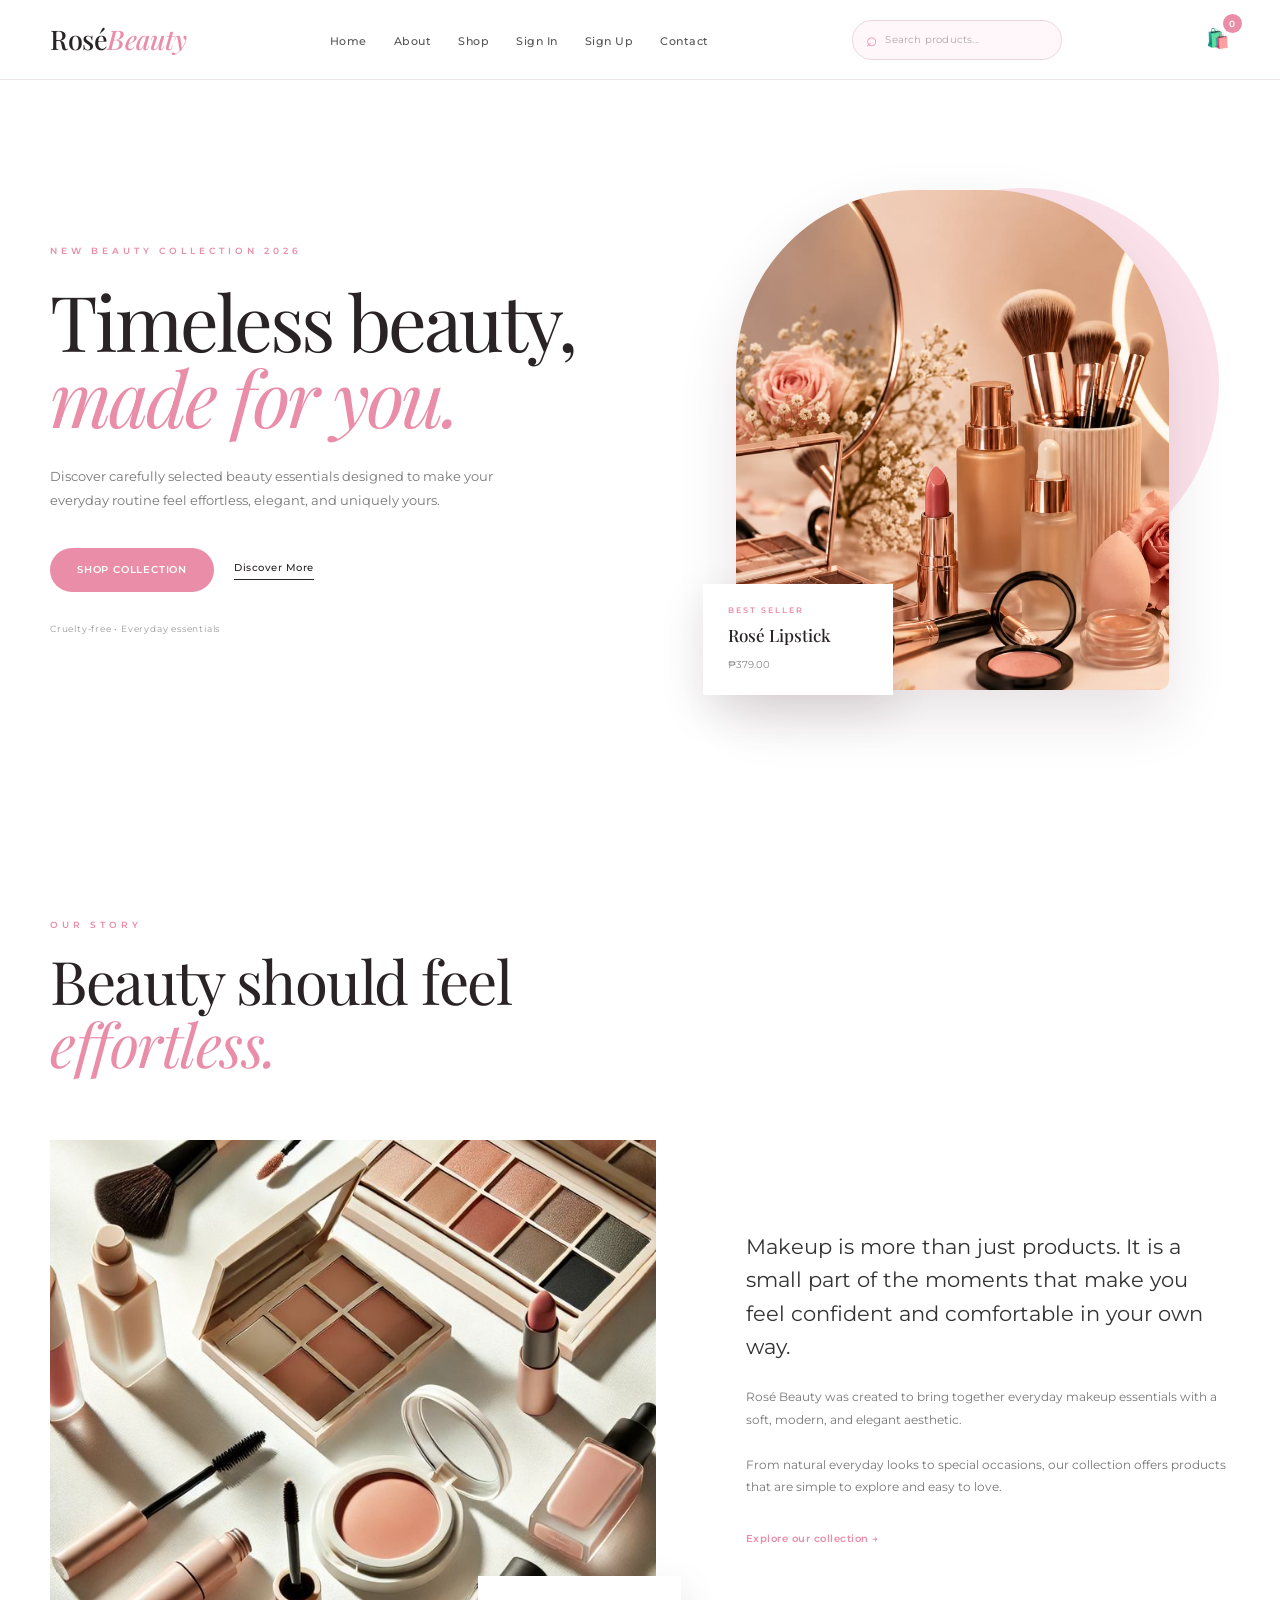
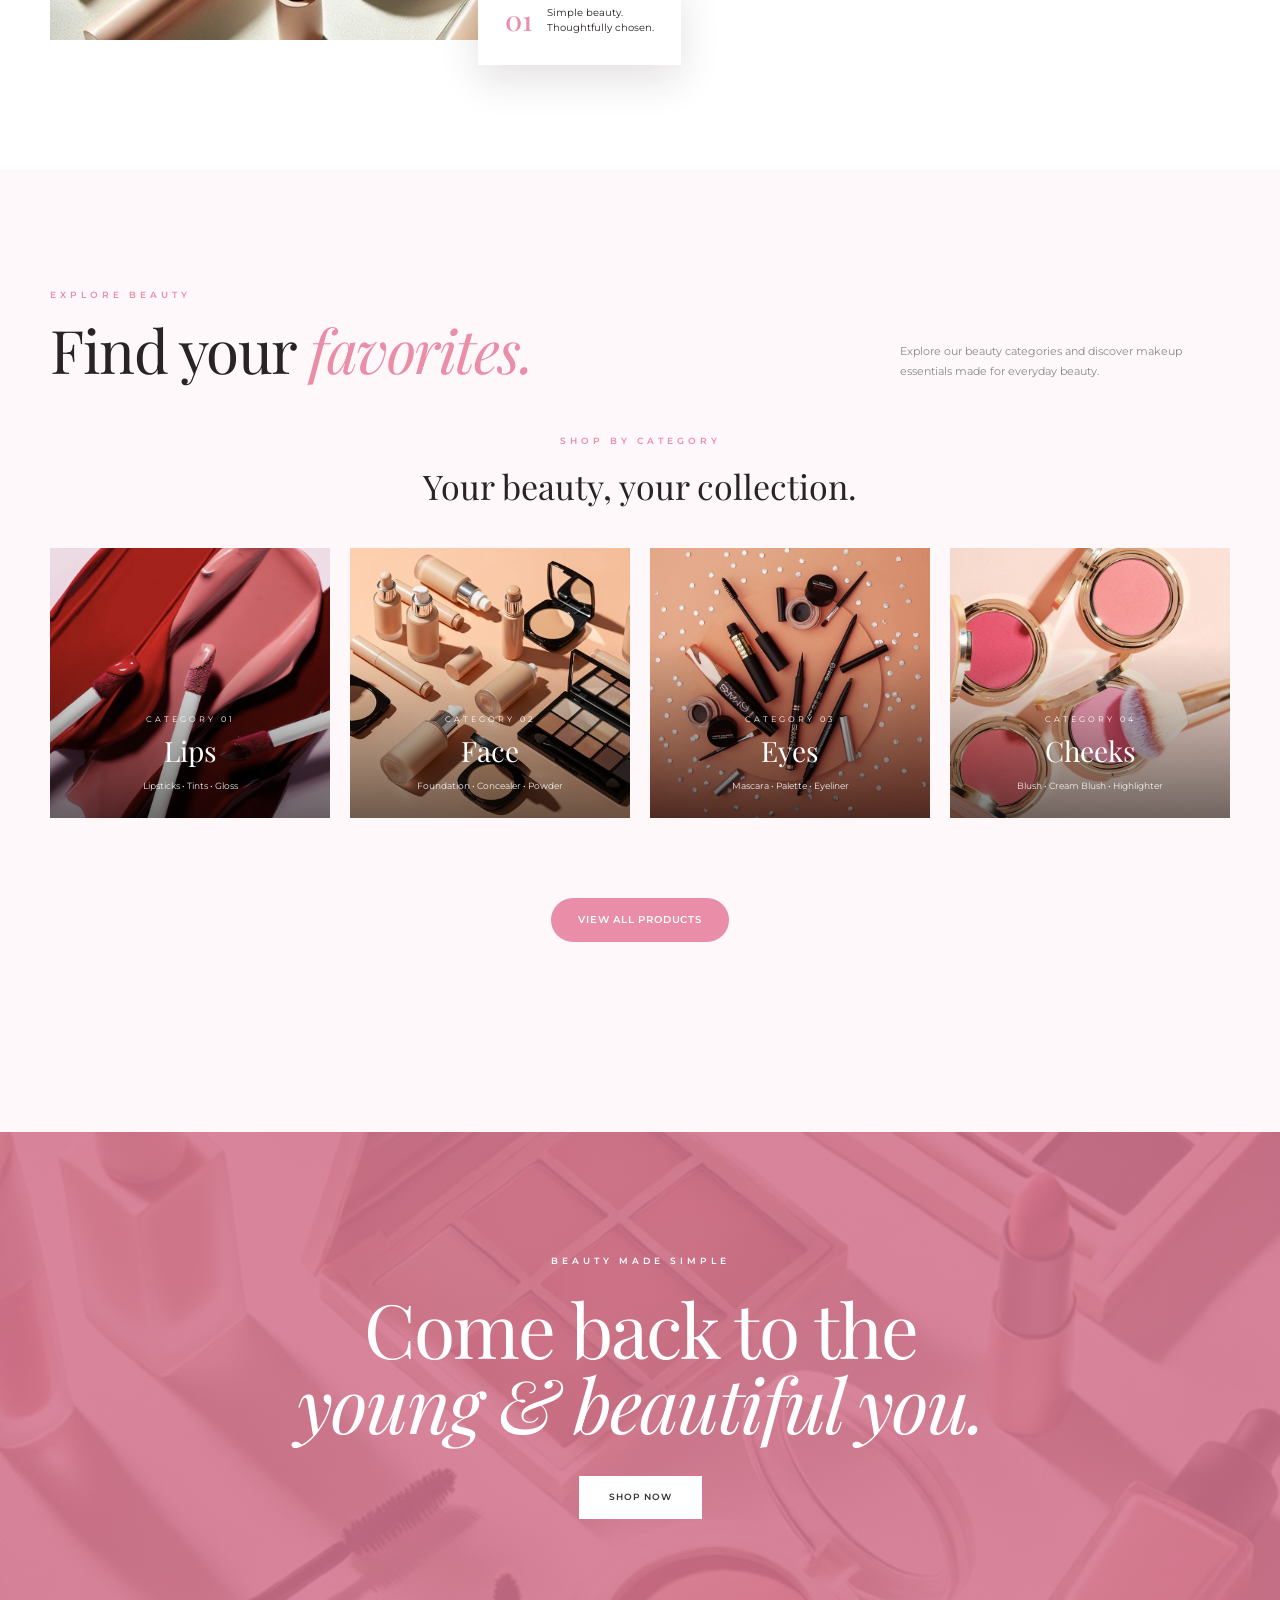
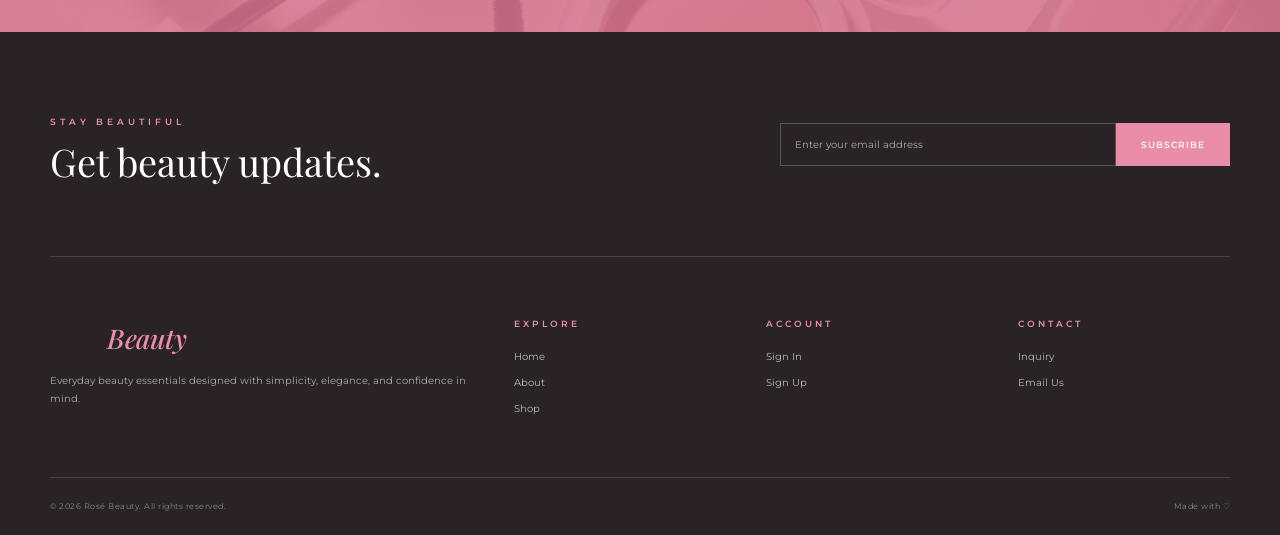
<file: index.html>
<!DOCTYPE html>
<html lang="en">

<head>

    <meta charset="UTF-8">

    <meta name="viewport" content="width=device-width, initial-scale=1.0">

    <title>Rosé Beauty | Makeup & Beauty</title>

    <!-- Google Fonts -->
    <link rel="preconnect" href="https://fonts.googleapis.com">
    <link rel="preconnect" href="https://fonts.gstatic.com" crossorigin>

    <link
        href="https://fonts.googleapis.com/css2?family=Montserrat:wght@400;500;600&family=Playfair+Display:ital,wght@0,400;0,500;1,400&display=swap"
        rel="stylesheet"
    >

    <!-- CSS -->
    <link rel="stylesheet" href="ecommercenew.css">

</head>


<body>


    <!-- =====================================================
         NAVIGATION
    ====================================================== -->

    <header class="header">

        <nav class="navbar">

            <a href="index.html" class="logo">
                Rosé<span>Beauty</span>
            </a>


            <ul class="nav-links">

                <li>
                    <a href="index.html">Home</a>
                </li>

                <li>
                    <a href="#about">About</a>
                </li>

                <li>
                    <a href="shop.html">Shop</a>
                </li>

                <li>
                    <a href="shop.html#signin">Sign In</a>
                </li>

                <li>
                    <a href="shop.html#signup">Sign Up</a>
                </li>

                <li>
                    <a href="shop.html#contact">Contact</a>
                </li>

            </ul>


            <div class="top-search">

                <span>⌕</span>

                <input
                    type="text"
                    id="productSearch"
                    placeholder="Search products..."
                    onkeyup="searchProducts()"
                >

            </div>


            <div class="cart">

                🛍️

                <span id="cartCount">0</span>

            </div>

        </nav>

    </header>



    <!-- =====================================================
         HERO
    ====================================================== -->

    <section class="hero" id="home">


        <div class="hero-content">

            <div class="hero-label">
                NEW BEAUTY COLLECTION 2026
            </div>


            <h1>
                Timeless beauty,
                <span>made for you.</span>
            </h1>


            <p>
                Discover carefully selected beauty essentials
                designed to make your everyday routine feel
                effortless, elegant, and uniquely yours.
            </p>


            <div class="hero-buttons">

                <a href="shop.html" class="primary-btn">
                    Shop Collection
                </a>

                <a href="#about" class="secondary-btn">
                    Discover More
                </a>

            </div>


            <div class="hero-note">
                Cruelty-free • Everyday essentials
            </div>

        </div>



        <div class="hero-visual">

            <div class="pink-circle"></div>


            <img
                src="images/makeup.jpg"
                alt="Rosé Beauty Makeup Collection"
            >


            <div class="floating-card">

                <span>BEST SELLER</span>

                <strong>
                    Rosé Lipstick
                </strong>

                <small>
                    ₱379.00
                </small>

            </div>

        </div>

    </section>



    <!-- =====================================================
         ABOUT
    ====================================================== -->

    <section class="section about" id="about">


        <div class="section-heading">

            <span>
                OUR STORY
            </span>

            <h2>
                Beauty should feel
                <em>effortless.</em>
            </h2>

        </div>



        <div class="about-grid">


            <div class="about-image">

                <img
                    src="images/cover.jpg"
                    alt="Rosé Beauty Collection"
                >


                <div class="experience-card">

                    <strong>
                        01
                    </strong>

                    <span>
                        Simple beauty.<br>
                        Thoughtfully chosen.
                    </span>

                </div>

            </div>



            <div class="about-text">

                <p class="about-lead">
                    Makeup is more than just products.
                    It is a small part of the moments
                    that make you feel confident and
                    comfortable in your own way.
                </p>


                <p>
                    Rosé Beauty was created to bring
                    together everyday makeup essentials
                    with a soft, modern, and elegant
                    aesthetic.
                </p>


                <p>
                    From natural everyday looks to
                    special occasions, our collection
                    offers products that are simple to
                    explore and easy to love.
                </p>


                <a href="shop.html" class="text-link">
                    Explore our collection →
                </a>

            </div>

        </div>

    </section>



    <!-- =====================================================
         CATEGORY PREVIEW
    ====================================================== -->

    <section class="section products">


        <div class="products-heading">

            <div class="section-heading">

                <span>
                    EXPLORE BEAUTY
                </span>

                <h2>
                    Find your
                    <em>favorites.</em>
                </h2>

            </div>


            <p>
                Explore our beauty categories and
                discover makeup essentials made for
                everyday beauty.
            </p>

        </div>



        <div class="category-title">

            <span>
                SHOP BY CATEGORY
            </span>

            <h3>
                Your beauty, your collection.
            </h3>

        </div>



        <div class="category-grid">


            <!-- LIPS -->

            <a
                href="shop.html#lips"
                class="category-card"
            >

                <img
                    src="images/lips.jpg"
                    alt="Lips Makeup"
                >

                <div class="category-overlay">

                    <span>
                        CATEGORY 01
                    </span>

                    <h3>
                        Lips
                    </h3>

                    <small>
                        Lipsticks • Tints • Gloss
                    </small>

                </div>

            </a>



            <!-- FACE -->

            <a
                href="shop.html#face"
                class="category-card"
            >

                <img
                    src="images/face.jpg"
                    alt="Face Makeup"
                >

                <div class="category-overlay">

                    <span>
                        CATEGORY 02
                    </span>

                    <h3>
                        Face
                    </h3>

                    <small>
                        Foundation • Concealer • Powder
                    </small>

                </div>

            </a>



            <!-- EYES -->

            <a
                href="shop.html#eyes"
                class="category-card"
            >

                <img
                    src="images/eyes.jpg"
                    alt="Eye Makeup"
                >

                <div class="category-overlay">

                    <span>
                        CATEGORY 03
                    </span>

                    <h3>
                        Eyes
                    </h3>

                    <small>
                        Mascara • Palette • Eyeliner
                    </small>

                </div>

            </a>



            <!-- CHEEKS -->

            <a
                href="shop.html#cheeks"
                class="category-card"
            >

                <img
                    src="images/cheeks.jpg"
                    alt="Cheek Makeup"
                >

                <div class="category-overlay">

                    <span>
                        CATEGORY 04
                    </span>

                    <h3>
                        Cheeks
                    </h3>

                    <small>
                        Blush • Cream Blush • Highlighter
                    </small>

                </div>

            </a>

        </div>



        <div class="all-products-box">

            <a
                href="shop.html"
                class="primary-btn"
            >
                View All Products
            </a>

        </div>

    </section>



    <!-- =====================================================
         PROMO
    ====================================================== -->

    <section class="promo">

        <div class="promo-content">

            <span>
                BEAUTY MADE SIMPLE
            </span>

            <h2>
                Come back to the
                <br>
                <em>young & beautiful you.</em>
            </h2>

            <a
                href="shop.html"
                class="white-btn"
            >
                Shop Now
            </a>

        </div>

    </section>



    <!-- =====================================================
         NEWSLETTER
    ====================================================== -->

    <section class="newsletter">

        <div>

            <span>
                STAY BEAUTIFUL
            </span>

            <h2>
                Get beauty updates.
            </h2>

        </div>


        <form class="newsletter-form">

            <input
                type="email"
                placeholder="Enter your email address"
                required
            >

            <button type="submit">
                Subscribe
            </button>

        </form>

    </section>



    <!-- =====================================================
         FOOTER
    ====================================================== -->

    <footer>

        <div class="footer-top">


            <div class="footer-brand">

                <a href="index.html" class="logo">
                    Rosé<span>Beauty</span>
                </a>

                <p>
                    Everyday beauty essentials
                    designed with simplicity,
                    elegance, and confidence in mind.
                </p>

            </div>



            <div class="footer-column">

                <h4>
                    EXPLORE
                </h4>

                <a href="index.html">
                    Home
                </a>

                <a href="#about">
                    About
                </a>

                <a href="shop.html">
                    Shop
                </a>

            </div>



            <div class="footer-column">

                <h4>
                    ACCOUNT
                </h4>

                <a href="shop.html#signin">
                    Sign In
                </a>

                <a href="shop.html#signup">
                    Sign Up
                </a>

            </div>



            <div class="footer-column">

                <h4>
                    CONTACT
                </h4>

                <a href="shop.html#contact">
                    Inquiry
                </a>

                <a href="mailto:rosebeauty@example.com">
                    Email Us
                </a>

            </div>

        </div>



        <div class="footer-bottom">

            <span>
                © 2026 Rosé Beauty. All rights reserved.
            </span>

            <span>
                Made with ♡
            </span>

        </div>

    </footer>



    <!-- JAVASCRIPT -->

    <script src="ecommercenew.js"></script>

</body>

</html>
</file>
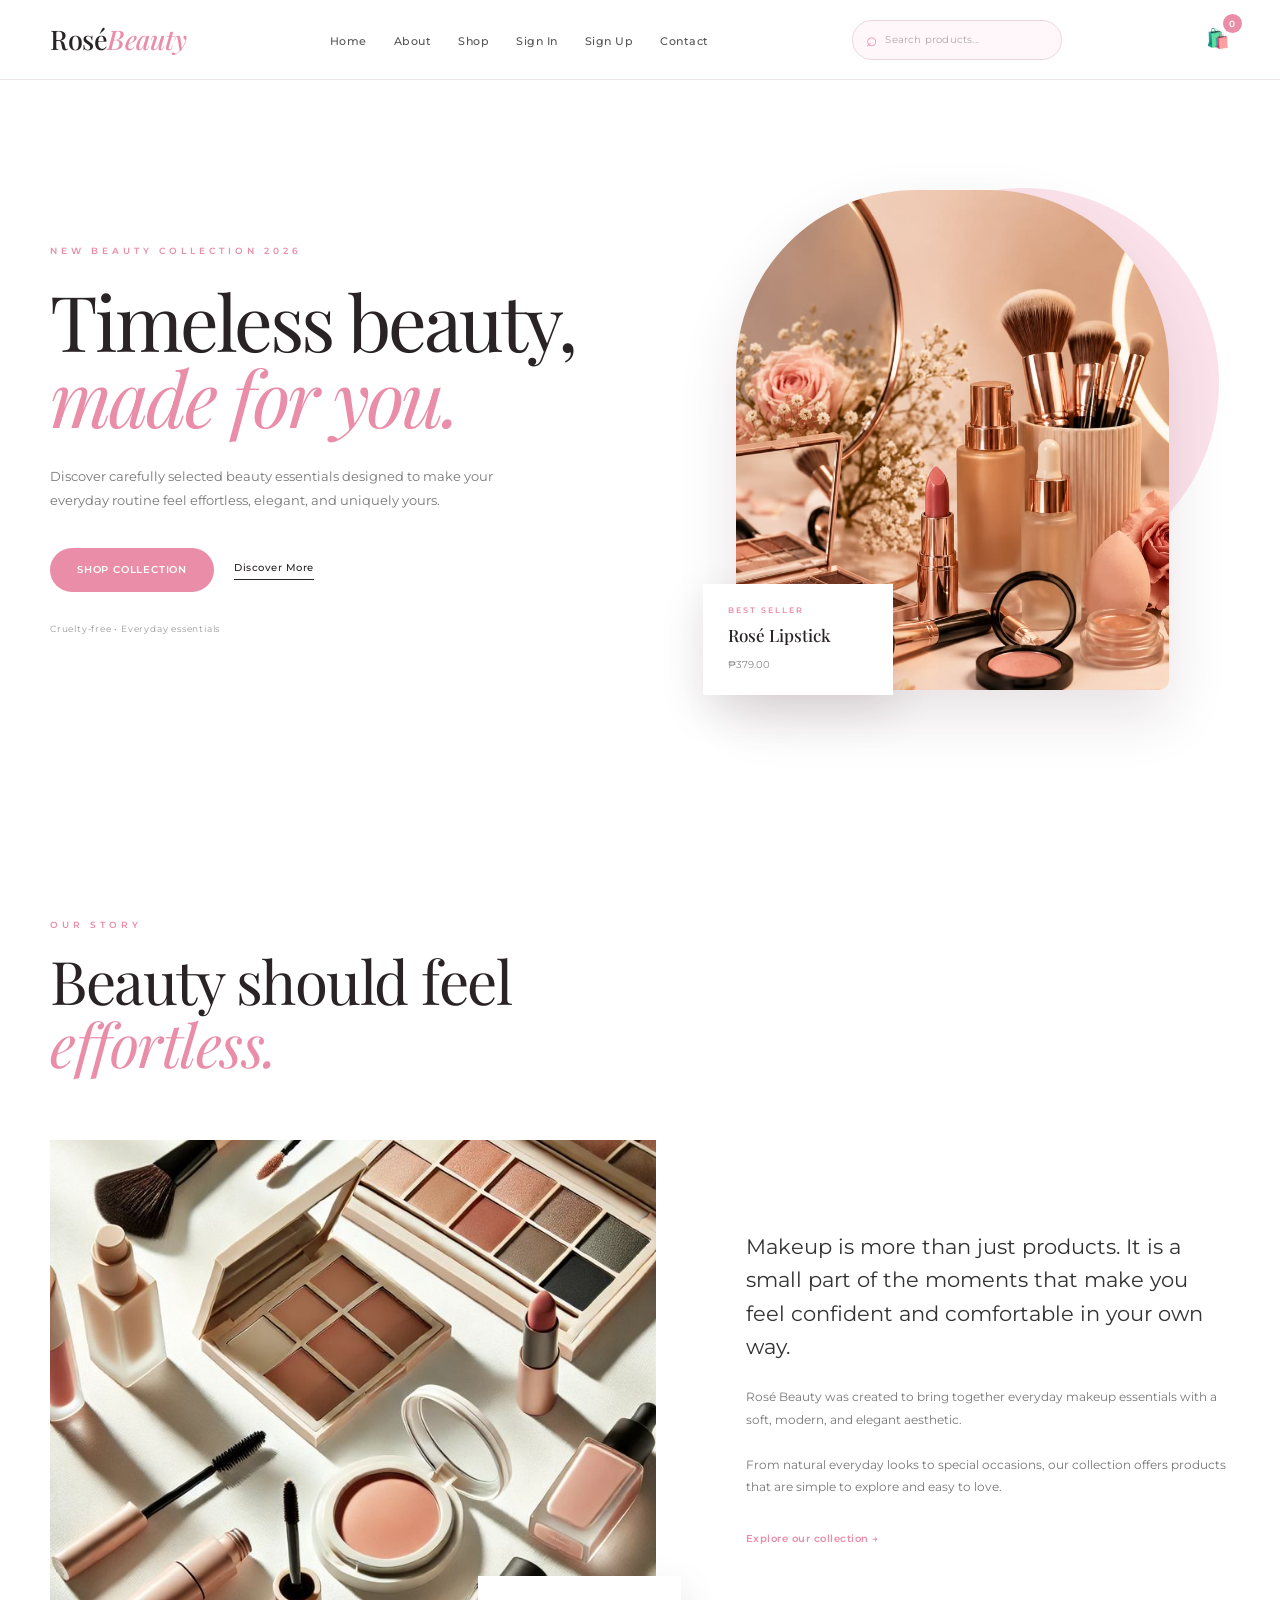
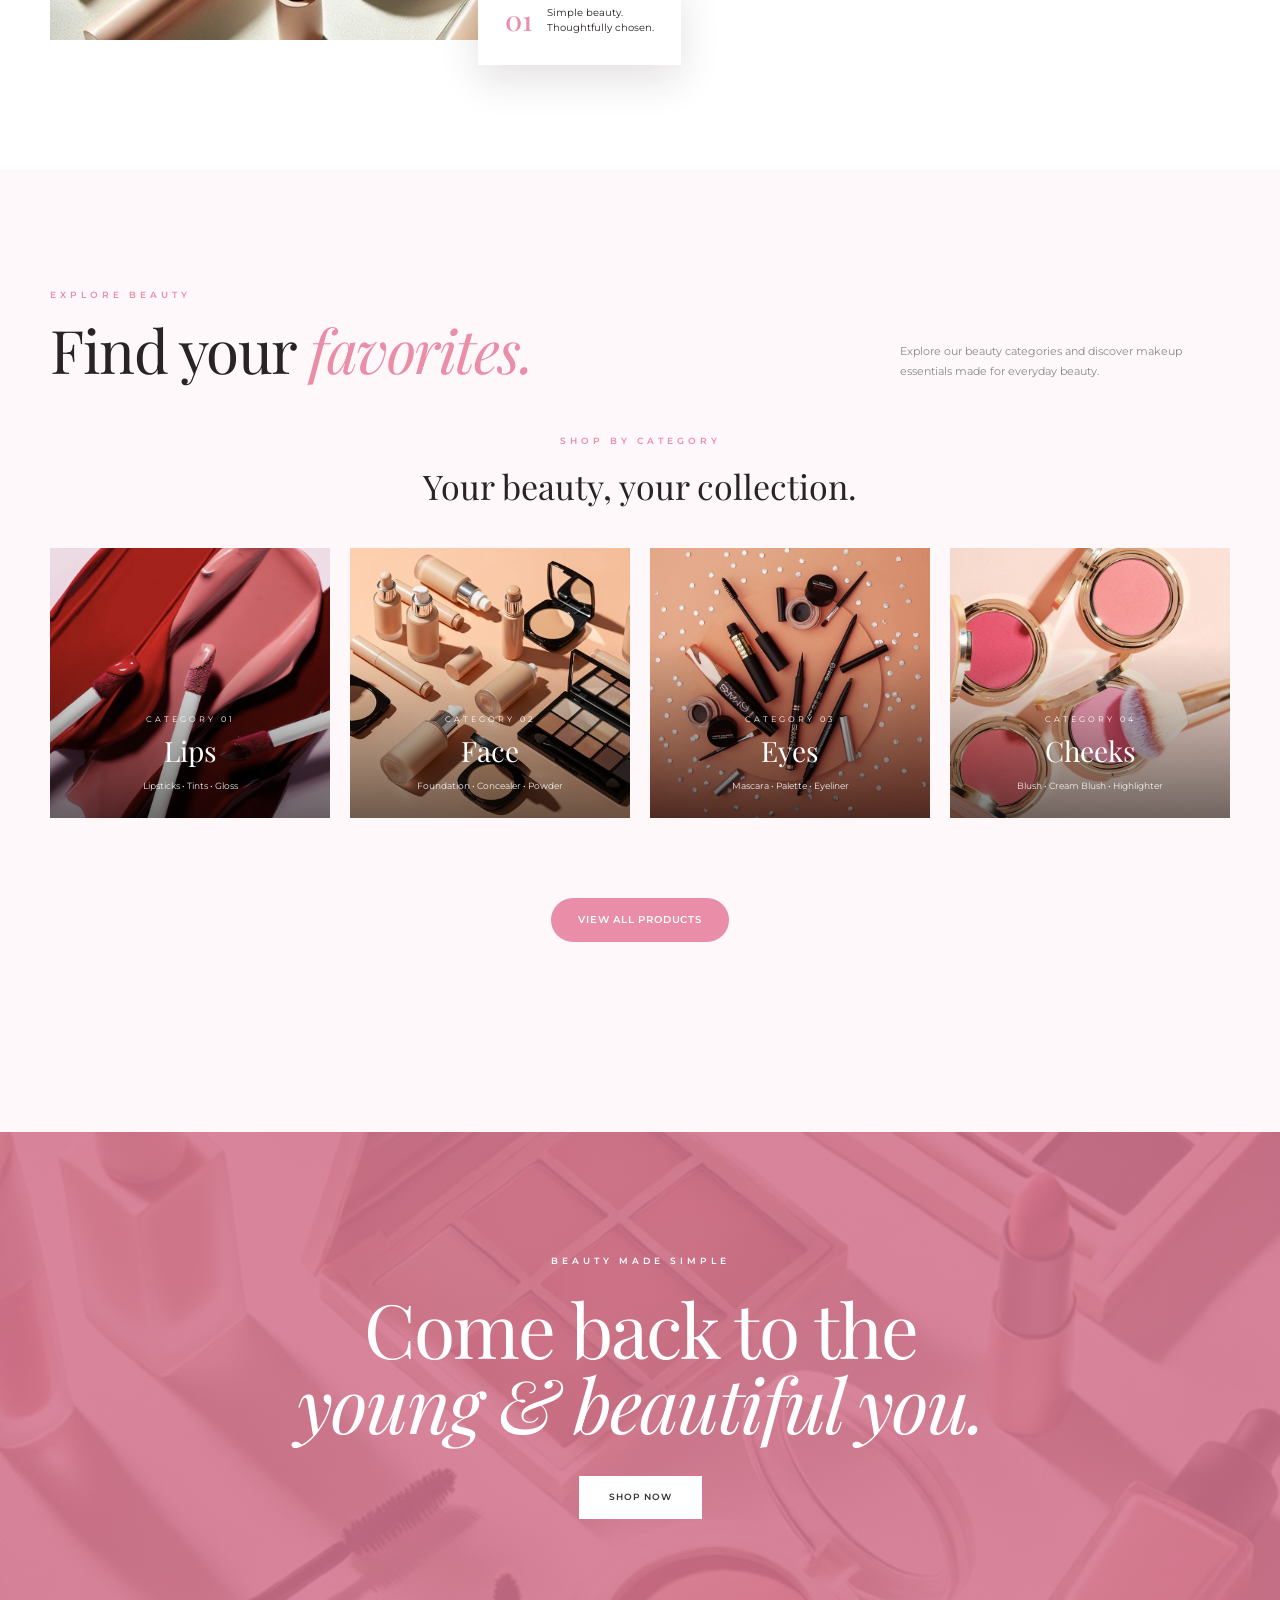
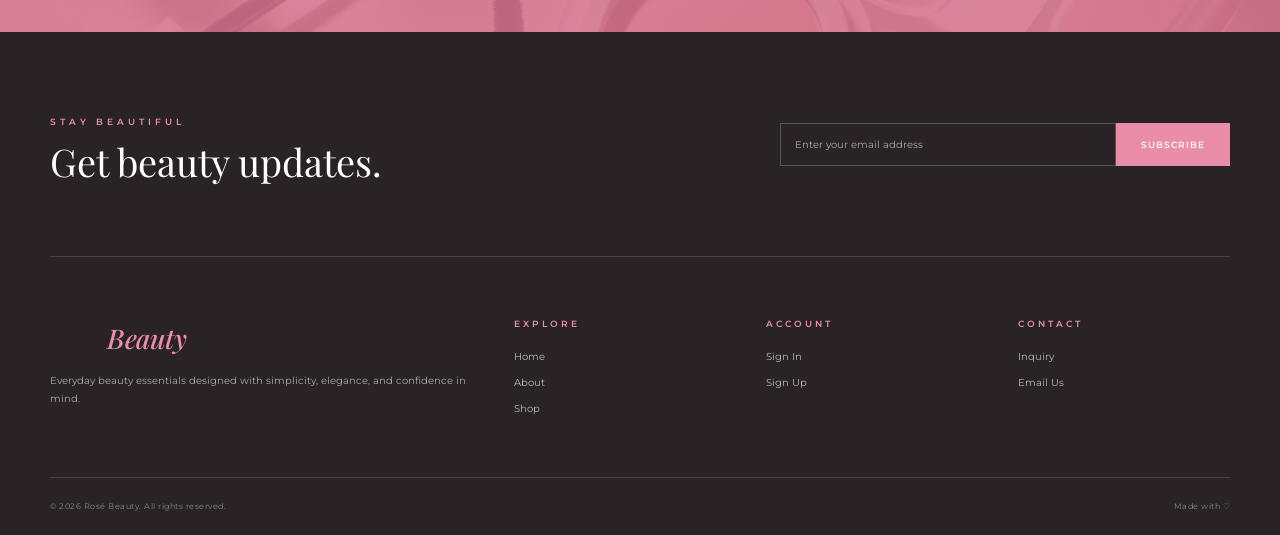
<file: page1.html>
<!DOCTYPE html>
<html lang="en">

<head>

    <meta charset="UTF-8">

    <meta name="viewport" content="width=device-width, initial-scale=1.0">

    <title>Rosé Beauty | Makeup & Beauty</title>

    <!-- Google Fonts -->
    <link rel="preconnect" href="https://fonts.googleapis.com">
    <link rel="preconnect" href="https://fonts.gstatic.com" crossorigin>

    <link
        href="https://fonts.googleapis.com/css2?family=Montserrat:wght@400;500;600&family=Playfair+Display:ital,wght@0,400;0,500;1,400&display=swap"
        rel="stylesheet"
    >

    <!-- CSS -->
    <link rel="stylesheet" href="ecommercenew.css">

</head>


<body>


    <!-- =====================================================
         NAVIGATION
    ====================================================== -->

    <header class="header">

        <nav class="navbar">

            <a href="index.html" class="logo">
                Rosé<span>Beauty</span>
            </a>


            <ul class="nav-links">

                <li>
                    <a href="index.html">Home</a>
                </li>

                <li>
                    <a href="#about">About</a>
                </li>

                <li>
                    <a href="shop.html">Shop</a>
                </li>

                <li>
                    <a href="shop.html#signin">Sign In</a>
                </li>

                <li>
                    <a href="shop.html#signup">Sign Up</a>
                </li>

                <li>
                    <a href="shop.html#contact">Contact</a>
                </li>

            </ul>


            <div class="top-search">

                <span>⌕</span>

                <input
                    type="text"
                    id="productSearch"
                    placeholder="Search products..."
                    onkeyup="searchProducts()"
                >

            </div>


            <div class="cart">

                🛍️

                <span id="cartCount">0</span>

            </div>

        </nav>

    </header>



    <!-- =====================================================
         HERO
    ====================================================== -->

    <section class="hero" id="home">


        <div class="hero-content">

            <div class="hero-label">
                NEW BEAUTY COLLECTION 2026
            </div>


            <h1>
                Timeless beauty,
                <span>made for you.</span>
            </h1>


            <p>
                Discover carefully selected beauty essentials
                designed to make your everyday routine feel
                effortless, elegant, and uniquely yours.
            </p>


            <div class="hero-buttons">

                <a href="shop.html" class="primary-btn">
                    Shop Collection
                </a>

                <a href="#about" class="secondary-btn">
                    Discover More
                </a>

            </div>


            <div class="hero-note">
                Cruelty-free • Everyday essentials
            </div>

        </div>



        <div class="hero-visual">

            <div class="pink-circle"></div>


            <img
                src="images/makeup.jpg"
                alt="Rosé Beauty Makeup Collection"
            >


            <div class="floating-card">

                <span>BEST SELLER</span>

                <strong>
                    Rosé Lipstick
                </strong>

                <small>
                    ₱379.00
                </small>

            </div>

        </div>

    </section>



    <!-- =====================================================
         ABOUT
    ====================================================== -->

    <section class="section about" id="about">


        <div class="section-heading">

            <span>
                OUR STORY
            </span>

            <h2>
                Beauty should feel
                <em>effortless.</em>
            </h2>

        </div>



        <div class="about-grid">


            <div class="about-image">

                <img
                    src="images/cover.jpg"
                    alt="Rosé Beauty Collection"
                >


                <div class="experience-card">

                    <strong>
                        01
                    </strong>

                    <span>
                        Simple beauty.<br>
                        Thoughtfully chosen.
                    </span>

                </div>

            </div>



            <div class="about-text">

                <p class="about-lead">
                    Makeup is more than just products.
                    It is a small part of the moments
                    that make you feel confident and
                    comfortable in your own way.
                </p>


                <p>
                    Rosé Beauty was created to bring
                    together everyday makeup essentials
                    with a soft, modern, and elegant
                    aesthetic.
                </p>


                <p>
                    From natural everyday looks to
                    special occasions, our collection
                    offers products that are simple to
                    explore and easy to love.
                </p>


                <a href="shop.html" class="text-link">
                    Explore our collection →
                </a>

            </div>

        </div>

    </section>



    <!-- =====================================================
         CATEGORY PREVIEW
    ====================================================== -->

    <section class="section products">


        <div class="products-heading">

            <div class="section-heading">

                <span>
                    EXPLORE BEAUTY
                </span>

                <h2>
                    Find your
                    <em>favorites.</em>
                </h2>

            </div>


            <p>
                Explore our beauty categories and
                discover makeup essentials made for
                everyday beauty.
            </p>

        </div>



        <div class="category-title">

            <span>
                SHOP BY CATEGORY
            </span>

            <h3>
                Your beauty, your collection.
            </h3>

        </div>



        <div class="category-grid">


            <!-- LIPS -->

            <a
                href="shop.html#lips"
                class="category-card"
            >

                <img
                    src="images/lips.jpg"
                    alt="Lips Makeup"
                >

                <div class="category-overlay">

                    <span>
                        CATEGORY 01
                    </span>

                    <h3>
                        Lips
                    </h3>

                    <small>
                        Lipsticks • Tints • Gloss
                    </small>

                </div>

            </a>



            <!-- FACE -->

            <a
                href="shop.html#face"
                class="category-card"
            >

                <img
                    src="images/face.jpg"
                    alt="Face Makeup"
                >

                <div class="category-overlay">

                    <span>
                        CATEGORY 02
                    </span>

                    <h3>
                        Face
                    </h3>

                    <small>
                        Foundation • Concealer • Powder
                    </small>

                </div>

            </a>



            <!-- EYES -->

            <a
                href="shop.html#eyes"
                class="category-card"
            >

                <img
                    src="images/eyes.jpg"
                    alt="Eye Makeup"
                >

                <div class="category-overlay">

                    <span>
                        CATEGORY 03
                    </span>

                    <h3>
                        Eyes
                    </h3>

                    <small>
                        Mascara • Palette • Eyeliner
                    </small>

                </div>

            </a>



            <!-- CHEEKS -->

            <a
                href="shop.html#cheeks"
                class="category-card"
            >

                <img
                    src="images/cheeks.jpg"
                    alt="Cheek Makeup"
                >

                <div class="category-overlay">

                    <span>
                        CATEGORY 04
                    </span>

                    <h3>
                        Cheeks
                    </h3>

                    <small>
                        Blush • Cream Blush • Highlighter
                    </small>

                </div>

            </a>

        </div>



        <div class="all-products-box">

            <a
                href="shop.html"
                class="primary-btn"
            >
                View All Products
            </a>

        </div>

    </section>



    <!-- =====================================================
         PROMO
    ====================================================== -->

    <section class="promo">

        <div class="promo-content">

            <span>
                BEAUTY MADE SIMPLE
            </span>

            <h2>
                Come back to the
                <br>
                <em>young & beautiful you.</em>
            </h2>

            <a
                href="shop.html"
                class="white-btn"
            >
                Shop Now
            </a>

        </div>

    </section>



    <!-- =====================================================
         NEWSLETTER
    ====================================================== -->

    <section class="newsletter">

        <div>

            <span>
                STAY BEAUTIFUL
            </span>

            <h2>
                Get beauty updates.
            </h2>

        </div>


        <form class="newsletter-form">

            <input
                type="email"
                placeholder="Enter your email address"
                required
            >

            <button type="submit">
                Subscribe
            </button>

        </form>

    </section>



    <!-- =====================================================
         FOOTER
    ====================================================== -->

    <footer>

        <div class="footer-top">


            <div class="footer-brand">

                <a href="index.html" class="logo">
                    Rosé<span>Beauty</span>
                </a>

                <p>
                    Everyday beauty essentials
                    designed with simplicity,
                    elegance, and confidence in mind.
                </p>

            </div>



            <div class="footer-column">

                <h4>
                    EXPLORE
                </h4>

                <a href="index.html">
                    Home
                </a>

                <a href="#about">
                    About
                </a>

                <a href="shop.html">
                    Shop
                </a>

            </div>



            <div class="footer-column">

                <h4>
                    ACCOUNT
                </h4>

                <a href="shop.html#signin">
                    Sign In
                </a>

                <a href="shop.html#signup">
                    Sign Up
                </a>

            </div>



            <div class="footer-column">

                <h4>
                    CONTACT
                </h4>

                <a href="shop.html#contact">
                    Inquiry
                </a>

                <a href="mailto:rosebeauty@example.com">
                    Email Us
                </a>

            </div>

        </div>



        <div class="footer-bottom">

            <span>
                © 2026 Rosé Beauty. All rights reserved.
            </span>

            <span>
                Made with ♡
            </span>

        </div>

    </footer>



    <!-- JAVASCRIPT -->

    <script src="ecommercenew.js"></script>

</body>

</html>
</file>
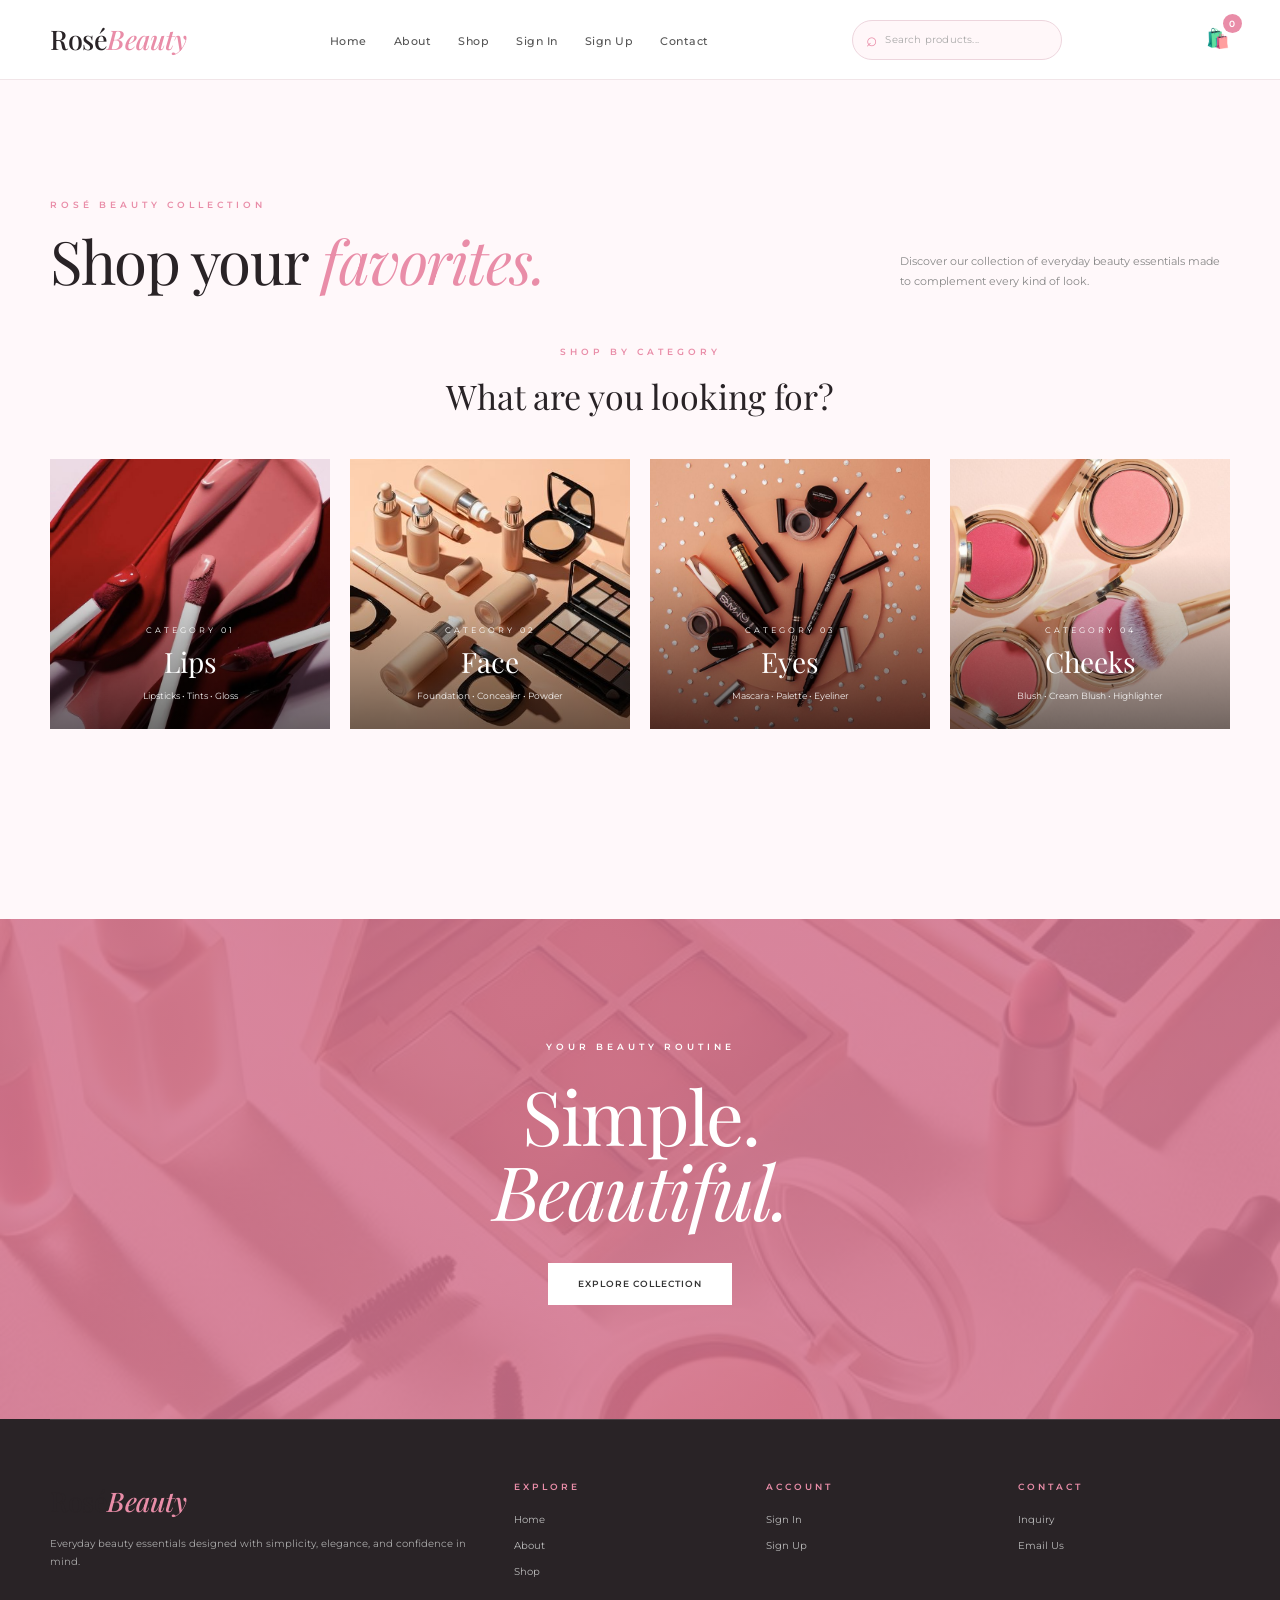
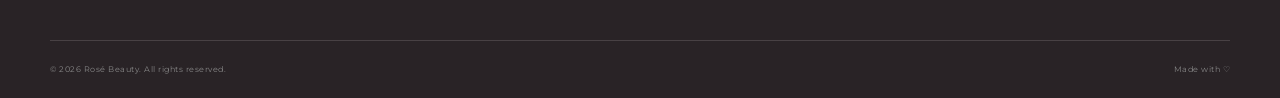
<file: page2.html>
<!DOCTYPE html>
<html lang="en">

<head>

    <meta charset="UTF-8">

    <meta name="viewport" content="width=device-width, initial-scale=1.0">

    <title>Shop | Rosé Beauty</title>

    <!-- Google Fonts -->
    <link rel="preconnect" href="https://fonts.googleapis.com">

    <link rel="preconnect" href="https://fonts.gstatic.com" crossorigin>

    <link
        href="https://fonts.googleapis.com/css2?family=Montserrat:wght@400;500;600&family=Playfair+Display:ital,wght@0,400;0,500;1,400&display=swap"
        rel="stylesheet"
    >

    <!-- CSS -->
    <link rel="stylesheet" href="ecommercenew.css">

</head>


<body>


    <!-- =====================================================
         NAVIGATION
    ====================================================== -->

    <header class="header">

        <nav class="navbar">


            <a href="index.html" class="logo">
                Rosé<span>Beauty</span>
            </a>


            <ul class="nav-links">

                <li>
                    <a href="index.html">
                        Home
                    </a>
                </li>

                <li>
                    <a href="index.html#about">
                        About
                    </a>
                </li>

                <li>
                    <a href="shop.html">
                        Shop
                    </a>
                </li>

                <li>
                    <a href="#signin">
                        Sign In
                    </a>
                </li>

                <li>
                    <a href="#signup">
                        Sign Up
                    </a>
                </li>

                <li>
                    <a href="#contact">
                        Contact
                    </a>
                </li>

            </ul>


            <div class="top-search">

                <span>⌕</span>

                <input
                    type="text"
                    id="productSearch"
                    placeholder="Search products..."
                    onkeyup="searchProducts()"
                >

            </div>


            <div class="cart">

                🛍️

                <span id="cartCount">
                    0
                </span>

            </div>

        </nav>

    </header>



    <!-- =====================================================
         SHOP
    ====================================================== -->

    <section class="section products" id="shop">


        <div class="products-heading">

            <div class="section-heading">

                <span>
                    ROSÉ BEAUTY COLLECTION
                </span>

                <h2>
                    Shop your
                    <em>favorites.</em>
                </h2>

            </div>


            <p>
                Discover our collection of everyday
                beauty essentials made to complement
                every kind of look.
            </p>

        </div>



        <!-- =================================================
             CATEGORY CARDS
        ================================================== -->

        <div class="category-title">

            <span>
                SHOP BY CATEGORY
            </span>

            <h3>
                What are you looking for?
            </h3>

        </div>



        <div class="category-grid">


            <!-- LIPS -->

            <div
                class="category-card"
                id="lips"
                onclick="showCategory('LIPS')"
            >

                <img
                    src="images/lips.jpg"
                    alt="Lips"
                >

                <div class="category-overlay">

                    <span>
                        CATEGORY 01
                    </span>

                    <h3>
                        Lips
                    </h3>

                    <small>
                        Lipsticks • Tints • Gloss
                    </small>

                </div>

            </div>



            <!-- FACE -->

            <div
                class="category-card"
                id="face"
                onclick="showCategory('FACE')"
            >

                <img
                    src="images/face.jpg"
                    alt="Face"
                >

                <div class="category-overlay">

                    <span>
                        CATEGORY 02
                    </span>

                    <h3>
                        Face
                    </h3>

                    <small>
                        Foundation • Concealer • Powder
                    </small>

                </div>

            </div>



            <!-- EYES -->

            <div
                class="category-card"
                id="eyes"
                onclick="showCategory('EYES')"
            >

                <img
                    src="images/eyes.jpg"
                    alt="Eyes"
                >

                <div class="category-overlay">

                    <span>
                        CATEGORY 03
                    </span>

                    <h3>
                        Eyes
                    </h3>

                    <small>
                        Mascara • Palette • Eyeliner
                    </small>

                </div>

            </div>



            <!-- CHEEKS -->

            <div
                class="category-card"
                id="cheeks"
                onclick="showCategory('CHEEKS')"
            >

                <img
                    src="images/cheeks.jpg"
                    alt="Cheeks"
                >

                <div class="category-overlay">

                    <span>
                        CATEGORY 04
                    </span>

                    <h3>
                        Cheeks
                    </h3>

                    <small>
                        Blush • Cream Blush • Highlighter
                    </small>

                </div>

            </div>

        </div>



        <!-- =================================================
             PRODUCT AREA
        ================================================== -->

        <div id="productArea">


            <div class="product-area-header">

                <div>

                    <h3 id="categoryProductTitle">
                        Products
                    </h3>

                    <span id="selectedCategory">
                        Select a category
                    </span>

                </div>


                <button
                    class="back-button"
                    onclick="backToCategories()"
                >
                    ← Back to Categories
                </button>

            </div>



            <div class="product-grid" id="productGrid">


                <!-- =================================================
                     LIPS
                ================================================== -->


                <div
                    class="product-card"
                    data-category="LIPS"
                >

                    <div class="product-photo">

                        <span class="badge new">
                            NEW
                        </span>

                        <img
                            src="images/LIP Balm.jpg"
                            alt="Tinted Lip Balm"
                        >

                        <button
                            class="quick-add"
                            onclick="addToCart('Tinted Lip Balm')"
                        >
                            Add to Cart
                        </button>

                    </div>


                    <div class="product-details">

                        <span class="product-category">
                            LIPS
                        </span>

                        <h3>
                            Tinted Lip Balm
                        </h3>

                        <p>
                            A soft everyday balm with
                            a natural wash of color.
                        </p>


                        <div class="product-footer">

                            <div class="rating">
                                ★★★★★
                                <span>
                                    4.9
                                </span>
                            </div>

                            <strong>
                                ₱299.00
                            </strong>

                        </div>

                    </div>

                </div>



                <div
                    class="product-card"
                    data-category="LIPS"
                >

                    <div class="product-photo">

                        <span class="badge sale">
                            SALE
                        </span>

                        <img
                            src="images/lipstick.jpg"
                            alt="Velvet Lipstick"
                        >

                        <button
                            class="quick-add"
                            onclick="addToCart('Velvet Lipstick')"
                        >
                            Add to Cart
                        </button>

                    </div>


                    <div class="product-details">

                        <span class="product-category">
                            LIPS
                        </span>

                        <h3>
                            Velvet Lipstick
                        </h3>

                        <p>
                            Rich color with a smooth,
                            comfortable velvet finish.
                        </p>


                        <div class="product-footer">

                            <div class="rating">
                                ★★★★★
                                <span>
                                    4.8
                                </span>
                            </div>

                            <strong>
                                <del>₱449.00</del>
                                ₱379.00
                            </strong>

                        </div>

                    </div>

                </div>



                <div
                    class="product-card"
                    data-category="LIPS"
                >

                    <div class="product-photo">

                        <span class="badge favorite">
                            FAVORITE
                        </span>

                        <img
                            src="images/lipgloss.png"
                            alt="Rose Lip Gloss"
                        >

                        <button
                            class="quick-add"
                            onclick="addToCart('Rose Lip Gloss')"
                        >
                            Add to Cart
                        </button>

                    </div>


                    <div class="product-details">

                        <span class="product-category">
                            LIPS
                        </span>

                        <h3>
                            Rose Lip Gloss
                        </h3>

                        <p>
                            A lightweight glossy finish
                            for soft-looking lips.
                        </p>


                        <div class="product-footer">

                            <div class="rating">
                                ★★★★★
                                <span>
                                    4.9
                                </span>
                            </div>

                            <strong>
                                ₱329.00
                            </strong>

                        </div>

                    </div>

                </div>



                <!-- =================================================
                     FACE
                ================================================== -->


                <div
                    class="product-card"
                    data-category="FACE"
                >

                    <div class="product-photo">

                        <span class="badge new">
                            NEW
                        </span>

                        <img
                            src="images/foundation.png"
                            alt="Natural Glow Foundation"
                        >

                        <button
                            class="quick-add"
                            onclick="addToCart('Natural Glow Foundation')"
                        >
                            Add to Cart
                        </button>

                    </div>


                    <div class="product-details">

                        <span class="product-category">
                            FACE
                        </span>

                        <h3>
                            Natural Glow Foundation
                        </h3>

                        <p>
                            Lightweight coverage with
                            a fresh natural finish.
                        </p>


                        <div class="product-footer">

                            <div class="rating">
                                ★★★★★
                                <span>
                                    4.8
                                </span>
                            </div>

                            <strong>
                                ₱599.00
                            </strong>

                        </div>

                    </div>

                </div>



                <div
                    class="product-card"
                    data-category="FACE"
                >

                    <div class="product-photo">

                        <img
                            src="images/concealer.avif"
                            alt="Daily Concealer"
                        >

                        <button
                            class="quick-add"
                            onclick="addToCart('Daily Concealer')"
                        >
                            Add to Cart
                        </button>

                    </div>


                    <div class="product-details">

                        <span class="product-category">
                            FACE
                        </span>

                        <h3>
                            Daily Concealer
                        </h3>

                        <p>
                            Smooth coverage for an
                            effortless everyday look.
                        </p>


                        <div class="product-footer">

                            <div class="rating">
                                ★★★★★
                                <span>
                                    4.7
                                </span>
                            </div>

                            <strong>
                                ₱399.00
                            </strong>

                        </div>

                    </div>

                </div>



                <div
                    class="product-card"
                    data-category="FACE"
                >

                    <div class="product-photo">

                        <span class="badge favorite">
                            FAVORITE
                        </span>

                        <img
                            src="images/powder.png"
                            alt="Setting Powder"
                        >

                        <button
                            class="quick-add"
                            onclick="addToCart('Setting Powder')"
                        >
                            Add to Cart
                        </button>

                    </div>


                    <div class="product-details">

                        <span class="product-category">
                            FACE
                        </span>

                        <h3>
                            Setting Powder
                        </h3>

                        <p>
                            A soft powder that helps
                            complete your makeup look.
                        </p>


                        <div class="product-footer">

                            <div class="rating">
                                ★★★★★
                                <span>
                                    4.8
                                </span>
                            </div>

                            <strong>
                                ₱449.00
                            </strong>

                        </div>

                    </div>

                </div>



                <!-- =================================================
                     EYES
                ================================================== -->


                <div
                    class="product-card"
                    data-category="EYES"
                >

                    <div class="product-photo">

                        <span class="badge new">
                            NEW
                        </span>

                        <img
                            src="images/mascara.png"
                            alt="Everyday Mascara"
                        >

                        <button
                            class="quick-add"
                            onclick="addToCart('Everyday Mascara')"
                        >
                            Add to Cart
                        </button>

                    </div>


                    <div class="product-details">

                        <span class="product-category">
                            EYES
                        </span>

                        <h3>
                            Everyday Mascara
                        </h3>

                        <p>
                            Define your lashes with
                            an easy everyday formula.
                        </p>


                        <div class="product-footer">

                            <div class="rating">
                                ★★★★★
                                <span>
                                    4.9
                                </span>
                            </div>

                            <strong>
                                ₱399.00
                            </strong>

                        </div>

                    </div>

                </div>



                <div
                    class="product-card"
                    data-category="EYES"
                >

                    <div class="product-photo">

                        <span class="badge favorite">
                            FAVORITE
                        </span>

                        <img
                            src="images/eyeshadow.jpg"
                            alt="Eyeshadow Palette"
                        >

                        <button
                            class="quick-add"
                            onclick="addToCart('Eyeshadow Palette')"
                        >
                            Add to Cart
                        </button>

                    </div>


                    <div class="product-details">

                        <span class="product-category">
                            EYES
                        </span>

                        <h3>
                            Eyeshadow Palette
                        </h3>

                        <p>
                            Versatile shades for soft
                            and glamorous eye looks.
                        </p>


                        <div class="product-footer">

                            <div class="rating">
                                ★★★★★
                                <span>
                                    4.9
                                </span>
                            </div>

                            <strong>
                                ₱499.00
                            </strong>

                        </div>

                    </div>

                </div>



                <div
                    class="product-card"
                    data-category="EYES"
                >

                    <div class="product-photo">

                        <img
                            src="images/eyeliner.png"
                            alt="Soft Brown Eyeliner"
                        >

                        <button
                            class="quick-add"
                            onclick="addToCart('Soft Brown Eyeliner')"
                        >
                            Add to Cart
                        </button>

                    </div>


                    <div class="product-details">

                        <span class="product-category">
                            EYES
                        </span>

                        <h3>
                            Soft Brown Eyeliner
                        </h3>

                        <p>
                            A smooth brown liner for
                            naturally defined eyes.
                        </p>


                        <div class="product-footer">

                            <div class="rating">
                                ★★★★★
                                <span>
                                    4.7
                                </span>
                            </div>

                            <strong>
                                ₱279.00
                            </strong>

                        </div>

                    </div>

                </div>



                <!-- =================================================
                     CHEEKS
                ================================================== -->


                <div
                    class="product-card"
                    data-category="CHEEKS"
                >

                    <div class="product-photo">

                        <span class="badge new">
                            NEW
                        </span>

                        <img
                            src="images/blush.jpg"
                            alt="Soft Pink Blush"
                        >

                        <button
                            class="quick-add"
                            onclick="addToCart('Soft Pink Blush')"
                        >
                            Add to Cart
                        </button>

                    </div>


                    <div class="product-details">

                        <span class="product-category">
                            CHEEKS
                        </span>

                        <h3>
                            Soft Pink Blush
                        </h3>

                        <p>
                            A soft pop of color for
                            naturally fresh-looking cheeks.
                        </p>


                        <div class="product-footer">

                            <div class="rating">
                                ★★★★★
                                <span>
                                    4.8
                                </span>
                            </div>

                            <strong>
                                ₱349.00
                            </strong>

                        </div>

                    </div>

                </div>



                <div
                    class="product-card"
                    data-category="CHEEKS"
                >

                    <div class="product-photo">

                        <span class="badge favorite">
                            FAVORITE
                        </span>

                        <img
                            src="images/bronzer.jpg"
                            alt="Rose Cream Blush"
                        >

                        <button
                            class="quick-add"
                            onclick="addToCart('Rose Cream Blush')"
                        >
                            Add to Cart
                        </button>

                    </div>


                    <div class="product-details">

                        <span class="product-category">
                            CHEEKS
                        </span>

                        <h3>
                            Rose Cream Blush
                        </h3>

                        <p>
                            A creamy blush that blends
                            effortlessly into the skin.
                        </p>


                        <div class="product-footer">

                            <div class="rating">
                                ★★★★★
                                <span>
                                    4.8
                                </span>
                            </div>

                            <strong>
                                ₱379.00
                            </strong>

                        </div>

                    </div>

                </div>



                <div
                    class="product-card"
                    data-category="CHEEKS"
                >

                    <div class="product-photo">

                        <img
                            src="images/highlighter.jpg"
                            alt="Soft Glow Highlighter"
                        >

                        <button
                            class="quick-add"
                            onclick="addToCart('Soft Glow Highlighter')"
                        >
                            Add to Cart
                        </button>

                    </div>


                    <div class="product-details">

                        <span class="product-category">
                            CHEEKS
                        </span>

                        <h3>
                            Soft Glow Highlighter
                        </h3>

                        <p>
                            A subtle luminous finish
                            for naturally glowing cheeks.
                        </p>


                        <div class="product-footer">

                            <div class="rating">
                                ★★★★★
                                <span>
                                    4.9
                                </span>
                            </div>

                            <strong>
                                ₱429.00
                            </strong>

                        </div>

                    </div>

                </div>

            </div>



            <!-- ALL PRODUCTS -->

            <div class="all-products-box">

                <button
                    class="all-products-btn"
                    onclick="showCategory('ALL')"
                >
                    View All Products
                </button>

            </div>

        </div>

    </section>



    <!-- =====================================================
         PROMO
    ====================================================== -->

    <section class="promo">

        <div class="promo-content">

            <span>
                YOUR BEAUTY ROUTINE
            </span>

            <h2>
                Simple.
                <br>
                <em>Beautiful.</em>
            </h2>

            <a
                href="#shop"
                class="white-btn"
            >
                Explore Collection
            </a>

        </div>

    </section>


    <!-- =====================================================
         FOOTER
    ====================================================== -->

    <footer>

        <div class="footer-top">


            <div class="footer-brand">

                <a
                    href="index.html"
                    class="logo"
                >
                    Rosé<span>Beauty</span>
                </a>

                <p>
                    Everyday beauty essentials
                    designed with simplicity,
                    elegance, and confidence in mind.
                </p>

            </div>



            <div class="footer-column">

                <h4>
                    EXPLORE
                </h4>

                <a href="index.html">
                    Home
                </a>

                <a href="index.html#about">
                    About
                </a>

                <a href="#shop">
                    Shop
                </a>

            </div>



            <div class="footer-column">

                <h4>
                    ACCOUNT
                </h4>

                <a href="#signin">
                    Sign In
                </a>

                <a href="#signup">
                    Sign Up
                </a>

            </div>



            <div class="footer-column">

                <h4>
                    CONTACT
                </h4>

                <a href="#contact">
                    Inquiry
                </a>

                <a href="mailto:rosebeauty@example.com">
                    Email Us
                </a>

            </div>

        </div>



        <div class="footer-bottom">

            <span>
                © 2026 Rosé Beauty. All rights reserved.
            </span>

            <span>
                Made with ♡
            </span>

        </div>

    </footer>



    <!-- JAVASCRIPT -->

    <script src="ecommercenew.js"></script>

</body>

</html>
</file>
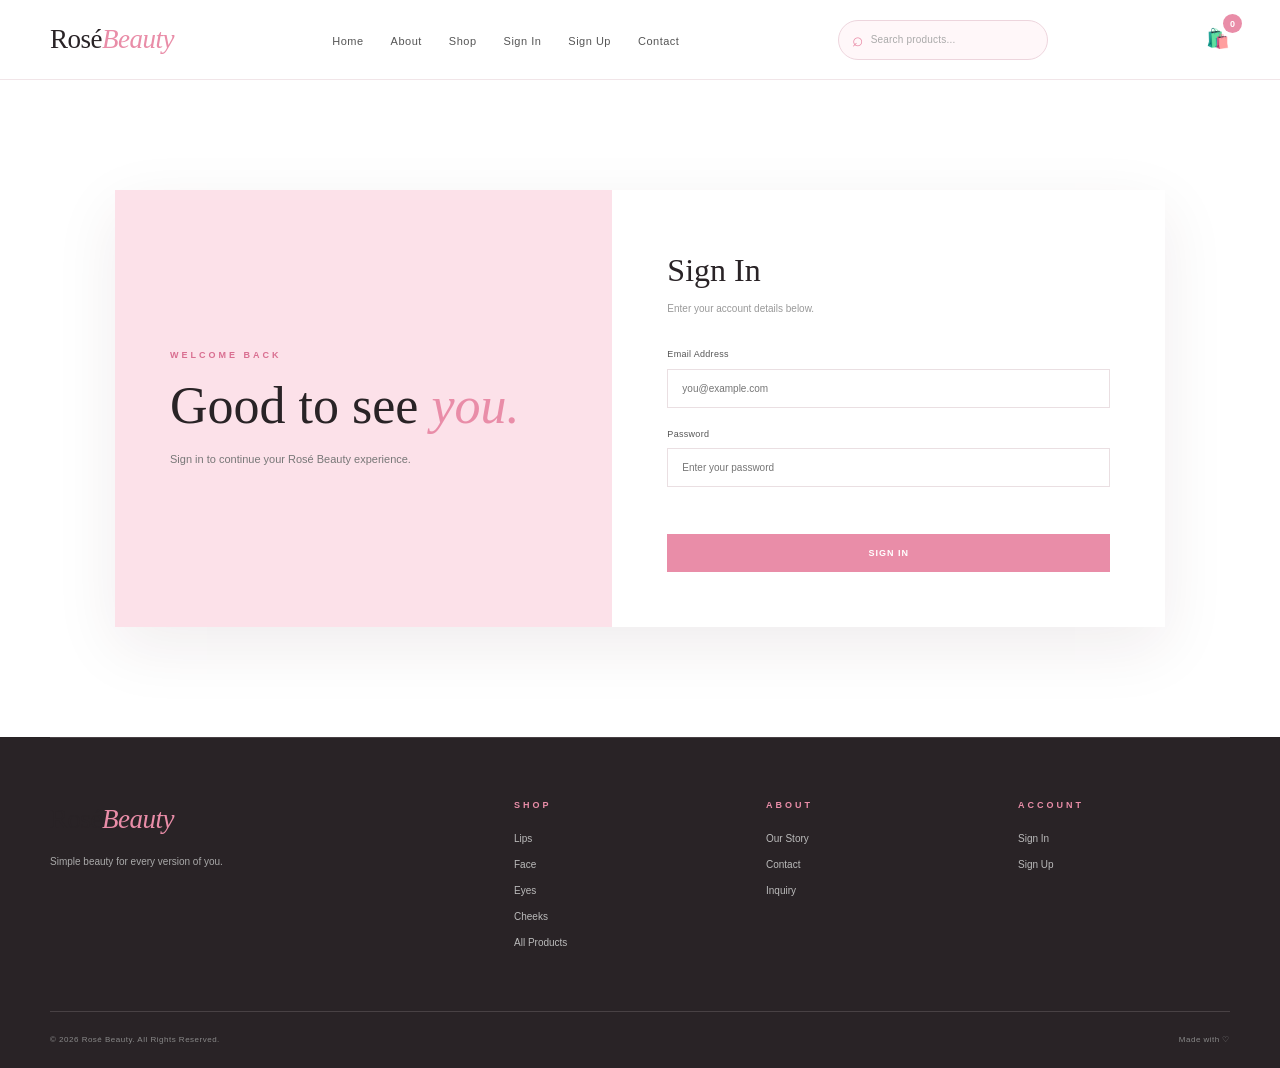
<file: page3.html>
<!DOCTYPE html>
<html lang="en">

<head>

    <meta charset="UTF-8">
    <meta name="viewport" content="width=device-width, initial-scale=1.0">

    <title>Sign In | Rosé Beauty</title>

    <link rel="stylesheet" href="ecommercenew.css">

</head>


<body>


    <!-- ================= NAVIGATION ================= -->

    <header class="header">

        <nav class="navbar">

            <a href="index.html" class="logo">
                Rosé<span>Beauty</span>
            </a>


            <ul class="nav-links">

                <li>
                    <a href="index.html">Home</a>
                </li>

                <li>
                    <a href="about.html">About</a>
                </li>

                <li>
                    <a href="shop.html">Shop</a>
                </li>

                <li>
                    <a href="signin.html">Sign In</a>
                </li>

                <li>
                    <a href="signup.html">Sign Up</a>
                </li>

                <li>
                    <a href="inquiry.html">Contact</a>
                </li>

            </ul>


            <div class="top-search">

                <span>⌕</span>

                <input
                    type="text"
                    id="productSearch"
                    placeholder="Search products..."
                >

            </div>


            <div class="cart">

                🛍️

                <span id="cartCount">0</span>

            </div>

        </nav>

    </header>



    <main>


        <!-- ================= SIGN IN ================= -->

        <section class="account-section">

            <div class="account-box">


                <div class="account-side">

                    <span>
                        WELCOME BACK
                    </span>

                    <h2>

                        Good to see
                        <em>you.</em>

                    </h2>

                    <p>

                        Sign in to continue your
                        Rosé Beauty experience.

                    </p>

                </div>



                <div class="form-area">

                    <h3>
                        Sign In
                    </h3>

                    <p class="form-subtitle">
                        Enter your account details below.
                    </p>


                    <form onsubmit="return validateSignIn()">


                        <label>
                            Email Address
                        </label>

                        <input
                            type="email"
                            id="loginEmail"
                            placeholder="you@example.com"
                        >


                        <label>
                            Password
                        </label>

                        <input
                            type="password"
                            id="loginPassword"
                            placeholder="Enter your password"
                        >


                        <p
                            id="loginMessage"
                            class="form-message">
                        </p>


                        <button
                            type="submit"
                            class="form-button"
                        >
                            Sign In
                        </button>


                    </form>

                </div>

            </div>

        </section>


    </main>



    <!-- ================= FOOTER ================= -->

    <footer>

        <div class="footer-top">


            <div class="footer-brand">

                <a href="index.html" class="logo">
                    Rosé<span>Beauty</span>
                </a>

                <p>
                    Simple beauty for every version of you.
                </p>

            </div>



            <div class="footer-column">

                <h4>
                    SHOP
                </h4>

                <a href="shop.html">
                    Lips
                </a>

                <a href="shop.html">
                    Face
                </a>

                <a href="shop.html">
                    Eyes
                </a>

                <a href="shop.html">
                    Cheeks
                </a>

                <a href="shop.html">
                    All Products
                </a>

            </div>



            <div class="footer-column">

                <h4>
                    ABOUT
                </h4>

                <a href="about.html">
                    Our Story
                </a>

                <a href="inquiry.html">
                    Contact
                </a>

                <a href="inquiry.html">
                    Inquiry
                </a>

            </div>



            <div class="footer-column">

                <h4>
                    ACCOUNT
                </h4>

                <a href="signin.html">
                    Sign In
                </a>

                <a href="signup.html">
                    Sign Up
                </a>

            </div>


        </div>



        <div class="footer-bottom">

            <span>
                © 2026 Rosé Beauty. All Rights Reserved.
            </span>

            <span>
                Made with ♡
            </span>

        </div>

    </footer>


    <script src="ecommercenew.js"></script>

</body>

</html>
</file>
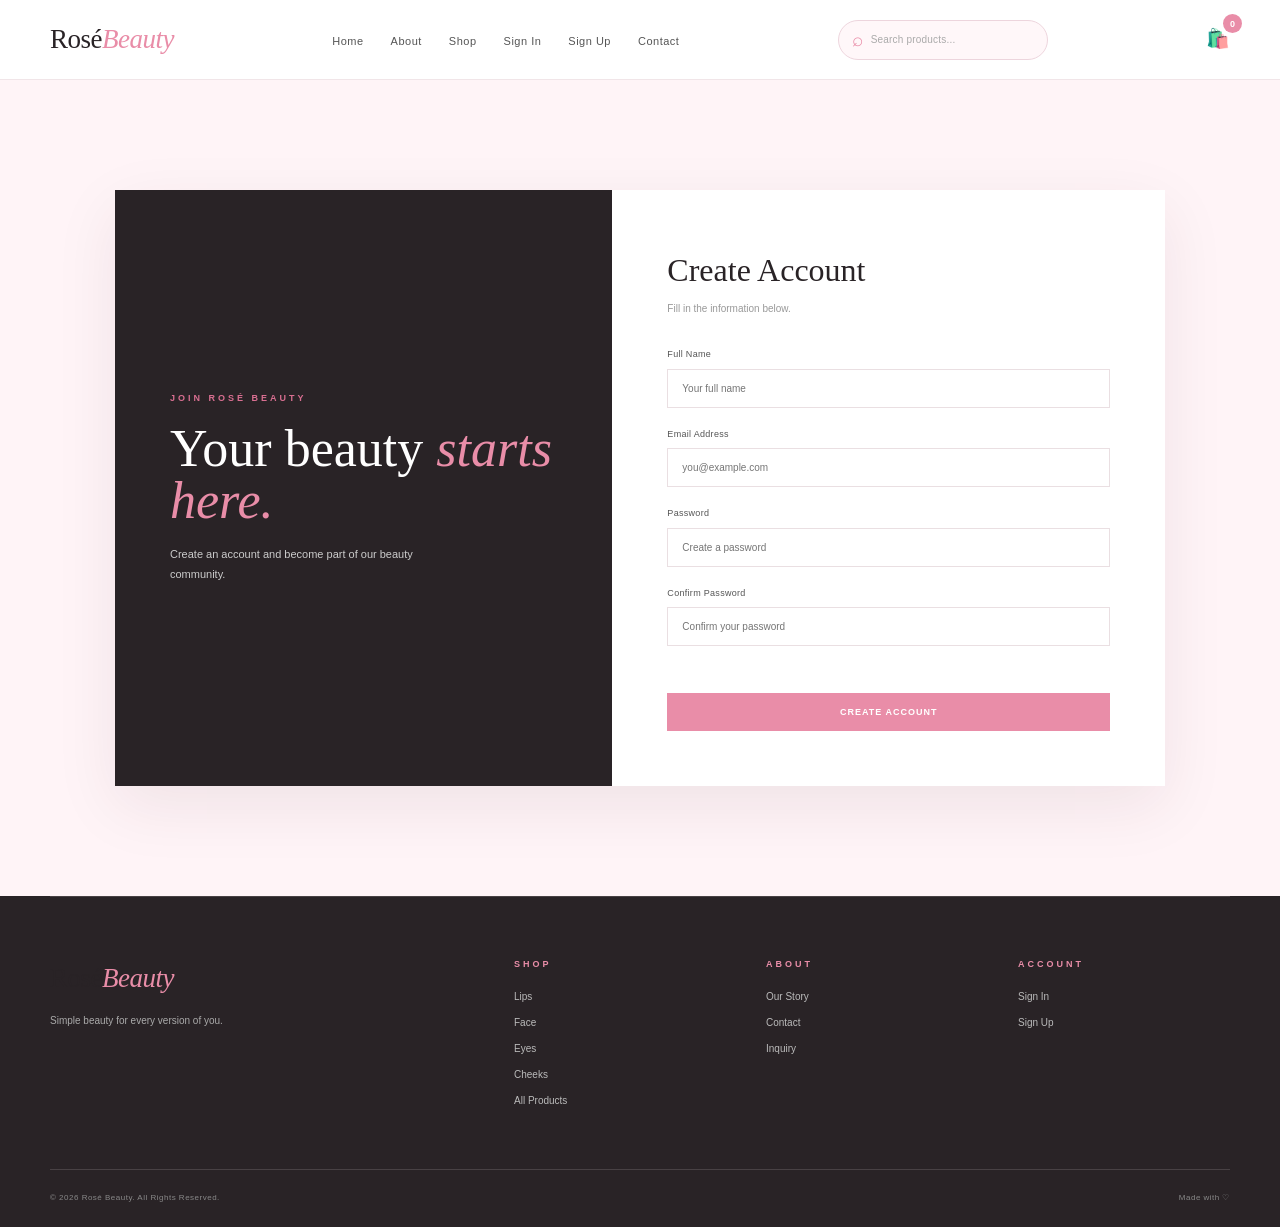
<file: page4.html>
<!DOCTYPE html>
<html lang="en">

<head>

    <meta charset="UTF-8">
    <meta name="viewport" content="width=device-width, initial-scale=1.0">

    <title>Sign Up | Rosé Beauty</title>

    <link rel="stylesheet" href="ecommercenew.css">

</head>


<body>


    <!-- ================= NAVIGATION ================= -->

    <header class="header">

        <nav class="navbar">

            <a href="index.html" class="logo">
                Rosé<span>Beauty</span>
            </a>


            <ul class="nav-links">

                <li>
                    <a href="index.html">Home</a>
                </li>

                <li>
                    <a href="about.html">About</a>
                </li>

                <li>
                    <a href="shop.html">Shop</a>
                </li>

                <li>
                    <a href="signin.html">Sign In</a>
                </li>

                <li>
                    <a href="signup.html">Sign Up</a>
                </li>

                <li>
                    <a href="inquiry.html">Contact</a>
                </li>

            </ul>


            <div class="top-search">

                <span>⌕</span>

                <input
                    type="text"
                    id="productSearch"
                    placeholder="Search products..."
                >

            </div>


            <div class="cart">

                🛍️

                <span id="cartCount">0</span>

            </div>

        </nav>

    </header>



    <main>


        <!-- ================= SIGN UP ================= -->

        <section class="account-section pink-bg">

            <div class="account-box reverse">


                <div class="account-side">

                    <span>
                        JOIN ROSÉ BEAUTY
                    </span>

                    <h2>

                        Your beauty
                        <em>starts here.</em>

                    </h2>

                    <p>

                        Create an account and become
                        part of our beauty community.

                    </p>

                </div>



                <div class="form-area">

                    <h3>
                        Create Account
                    </h3>

                    <p class="form-subtitle">
                        Fill in the information below.
                    </p>


                    <form onsubmit="return validateSignUp()">


                        <label>
                            Full Name
                        </label>

                        <input
                            type="text"
                            id="fullName"
                            placeholder="Your full name"
                        >


                        <label>
                            Email Address
                        </label>

                        <input
                            type="email"
                            id="signupEmail"
                            placeholder="you@example.com"
                        >


                        <label>
                            Password
                        </label>

                        <input
                            type="password"
                            id="signupPassword"
                            placeholder="Create a password"
                        >


                        <label>
                            Confirm Password
                        </label>

                        <input
                            type="password"
                            id="confirmPassword"
                            placeholder="Confirm your password"
                        >


                        <p
                            id="signupMessage"
                            class="form-message">
                        </p>


                        <button
                            type="submit"
                            class="form-button"
                        >
                            Create Account
                        </button>


                    </form>

                </div>

            </div>

        </section>


    </main>



    <!-- ================= FOOTER ================= -->

    <footer>

        <div class="footer-top">


            <div class="footer-brand">

                <a href="index.html" class="logo">
                    Rosé<span>Beauty</span>
                </a>

                <p>
                    Simple beauty for every version of you.
                </p>

            </div>



            <div class="footer-column">

                <h4>
                    SHOP
                </h4>

                <a href="shop.html">
                    Lips
                </a>

                <a href="shop.html">
                    Face
                </a>

                <a href="shop.html">
                    Eyes
                </a>

                <a href="shop.html">
                    Cheeks
                </a>

                <a href="shop.html">
                    All Products
                </a>

            </div>



            <div class="footer-column">

                <h4>
                    ABOUT
                </h4>

                <a href="about.html">
                    Our Story
                </a>

                <a href="inquiry.html">
                    Contact
                </a>

                <a href="inquiry.html">
                    Inquiry
                </a>

            </div>



            <div class="footer-column">

                <h4>
                    ACCOUNT
                </h4>

                <a href="signin.html">
                    Sign In
                </a>

                <a href="signup.html">
                    Sign Up
                </a>

            </div>


        </div>



        <div class="footer-bottom">

            <span>
                © 2026 Rosé Beauty. All Rights Reserved.
            </span>

            <span>
                Made with ♡
            </span>

        </div>

    </footer>


    <script src="ecommercenew.js"></script>

</body>

</html>
</file>
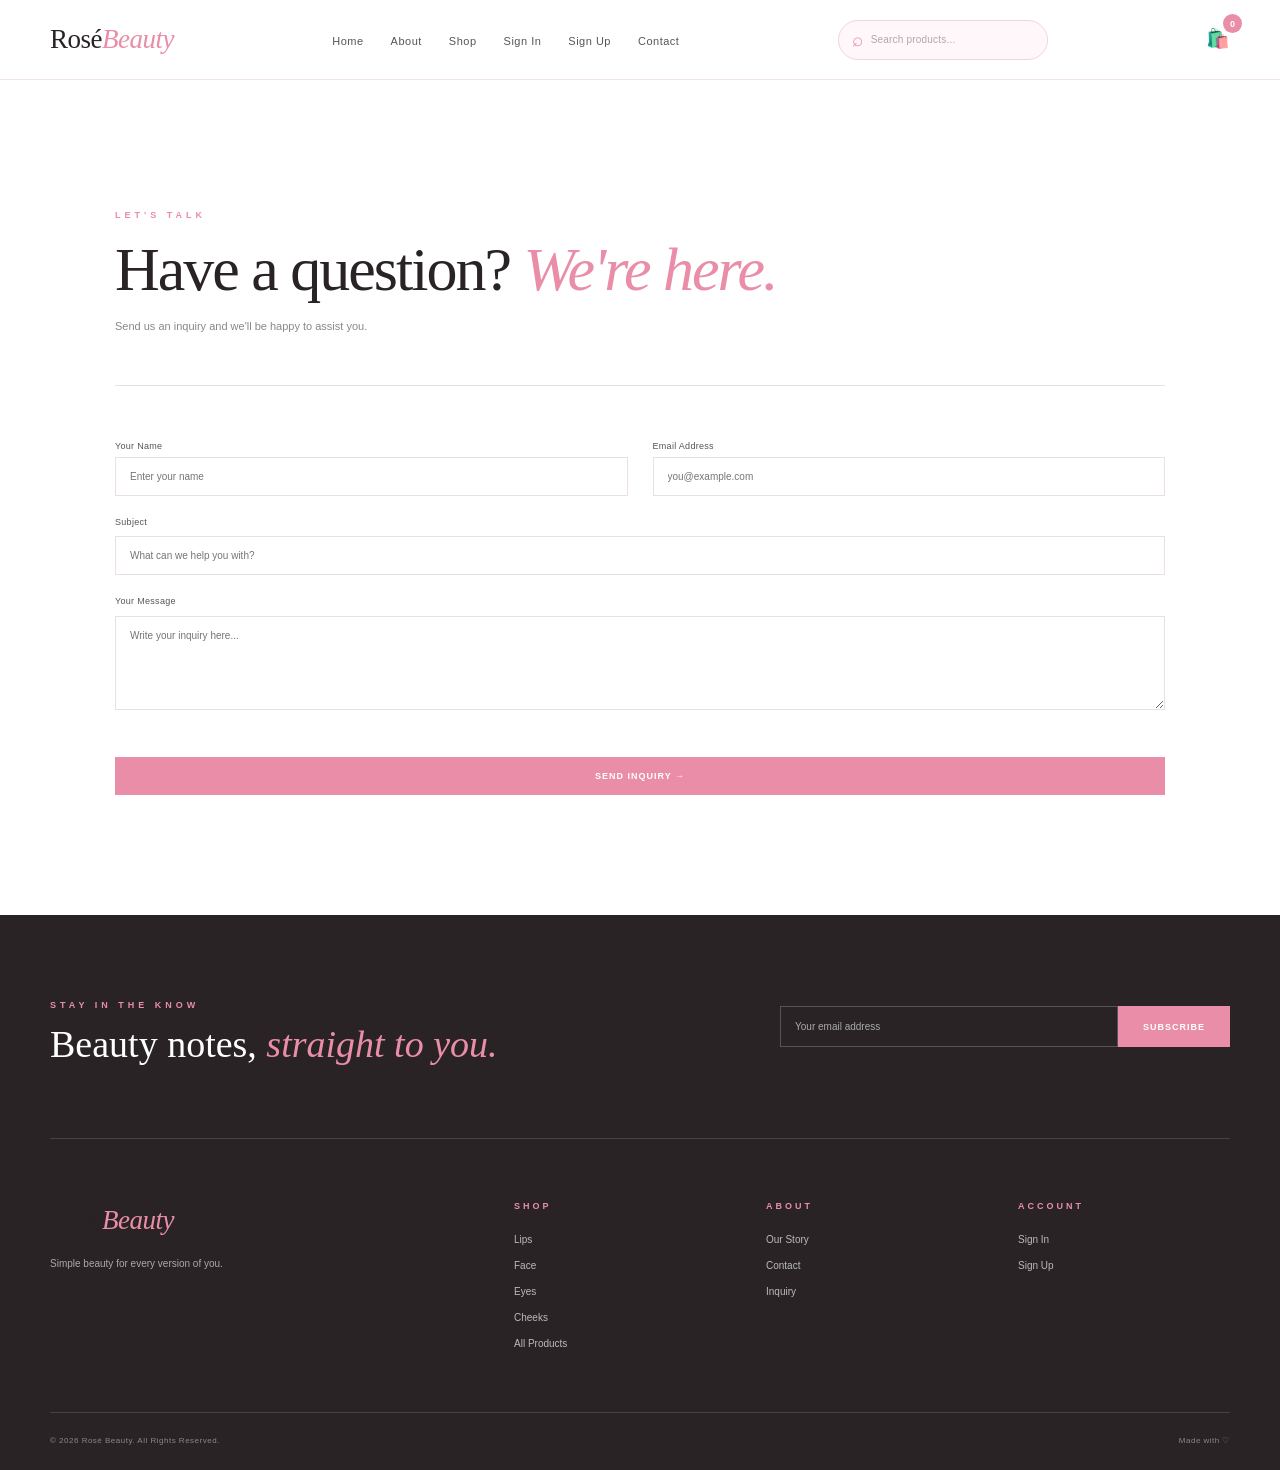
<file: page5.html>
<!DOCTYPE html>
<html lang="en">

<head>

    <meta charset="UTF-8">
    <meta name="viewport" content="width=device-width, initial-scale=1.0">

    <title>Contact | Rosé Beauty</title>

    <link rel="stylesheet" href="ecommercenew.css">

</head>


<body>


    <!-- ================= NAVIGATION ================= -->

    <header class="header">

        <nav class="navbar">

            <a href="index.html" class="logo">
                Rosé<span>Beauty</span>
            </a>


            <ul class="nav-links">

                <li>
                    <a href="index.html">Home</a>
                </li>

                <li>
                    <a href="about.html">About</a>
                </li>

                <li>
                    <a href="shop.html">Shop</a>
                </li>

                <li>
                    <a href="signin.html">Sign In</a>
                </li>

                <li>
                    <a href="signup.html">Sign Up</a>
                </li>

                <li>
                    <a href="inquiry.html">Contact</a>
                </li>

            </ul>


            <div class="top-search">

                <span>⌕</span>

                <input
                    type="text"
                    id="productSearch"
                    placeholder="Search products..."
                >

            </div>


            <div class="cart">

                🛍️

                <span id="cartCount">0</span>

            </div>

        </nav>

    </header>



    <main>


        <!-- ================= INQUIRY ================= -->

        <section class="inquiry-section">


            <div class="inquiry-heading">

                <span>
                    LET'S TALK
                </span>

                <h2>

                    Have a question?
                    <em>We're here.</em>

                </h2>

                <p>

                    Send us an inquiry and we'll be
                    happy to assist you.

                </p>

            </div>



            <div class="inquiry-box">


                <form onsubmit="return validateInquiry()">


                    <div class="two-inputs">


                        <div>

                            <label>
                                Your Name
                            </label>

                            <input
                                type="text"
                                id="inquiryName"
                                placeholder="Enter your name"
                            >

                        </div>



                        <div>

                            <label>
                                Email Address
                            </label>

                            <input
                                type="email"
                                id="inquiryEmail"
                                placeholder="you@example.com"
                            >

                        </div>


                    </div>



                    <label>
                        Subject
                    </label>

                    <input
                        type="text"
                        id="inquirySubject"
                        placeholder="What can we help you with?"
                    >



                    <label>
                        Your Message
                    </label>

                    <textarea
                        id="inquiryMessage"
                        rows="6"
                        placeholder="Write your inquiry here..."
                    ></textarea>



                    <p
                        id="inquiryStatus"
                        class="form-message">
                    </p>



                    <button
                        type="submit"
                        class="form-button"
                    >
                        Send Inquiry →
                    </button>


                </form>

            </div>

        </section>



        <!-- ================= NEWSLETTER ================= -->

        <section class="newsletter">


            <div>

                <span>
                    STAY IN THE KNOW
                </span>

                <h2>

                    Beauty notes,
                    <em>straight to you.</em>

                </h2>

            </div>



            <form class="newsletter-form">

                <input
                    type="email"
                    placeholder="Your email address"
                >

                <button type="submit">
                    Subscribe
                </button>

            </form>


        </section>


    </main>



    <!-- ================= FOOTER ================= -->

    <footer>

        <div class="footer-top">


            <div class="footer-brand">

                <a href="index.html" class="logo">
                    Rosé<span>Beauty</span>
                </a>

                <p>
                    Simple beauty for every version of you.
                </p>

            </div>



            <div class="footer-column">

                <h4>
                    SHOP
                </h4>

                <a href="shop.html">
                    Lips
                </a>

                <a href="shop.html">
                    Face
                </a>

                <a href="shop.html">
                    Eyes
                </a>

                <a href="shop.html">
                    Cheeks
                </a>

                <a href="shop.html">
                    All Products
                </a>

            </div>



            <div class="footer-column">

                <h4>
                    ABOUT
                </h4>

                <a href="about.html">
                    Our Story
                </a>

                <a href="inquiry.html">
                    Contact
                </a>

                <a href="inquiry.html">
                    Inquiry
                </a>

            </div>



            <div class="footer-column">

                <h4>
                    ACCOUNT
                </h4>

                <a href="signin.html">
                    Sign In
                </a>

                <a href="signup.html">
                    Sign Up
                </a>

            </div>


        </div>



        <div class="footer-bottom">

            <span>
                © 2026 Rosé Beauty. All Rights Reserved.
            </span>

            <span>
                Made with ♡
            </span>

        </div>

    </footer>


    <script src="ecommercenew.js"></script>

</body>

</html>
</file>
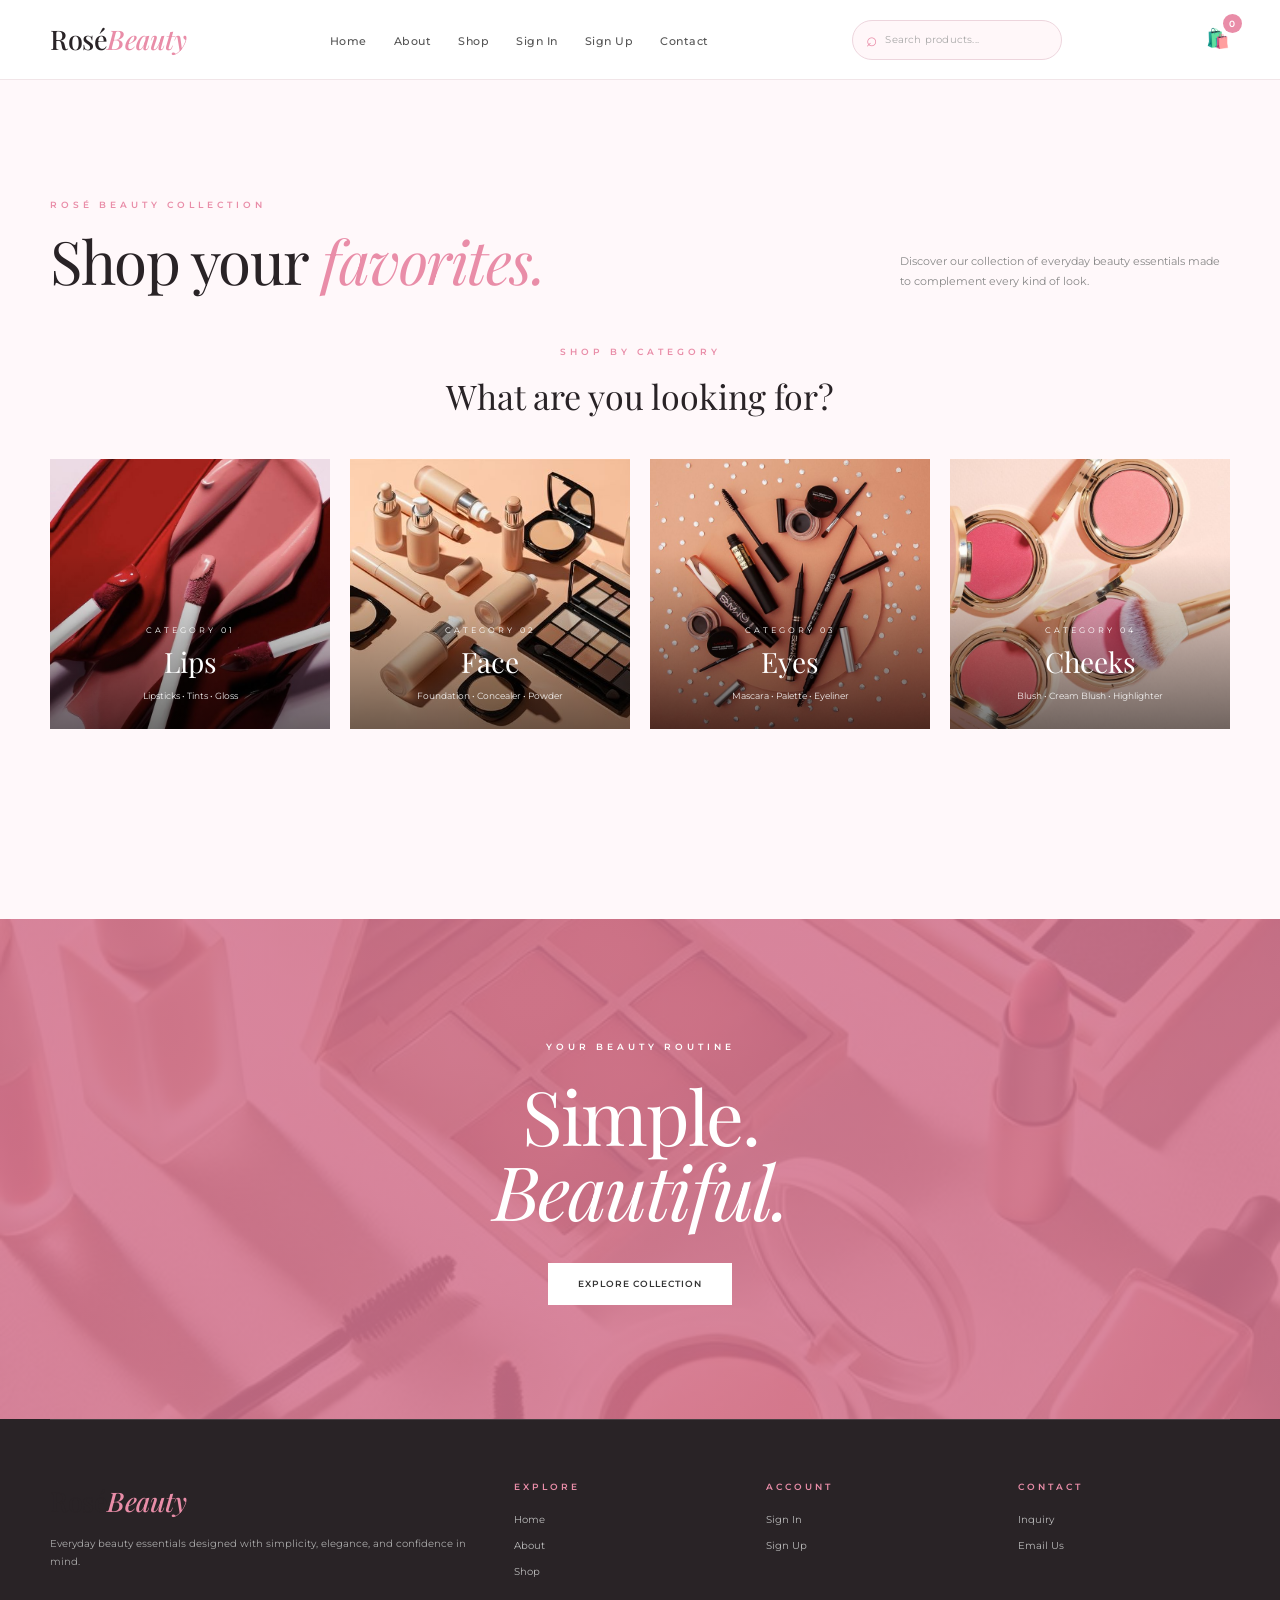
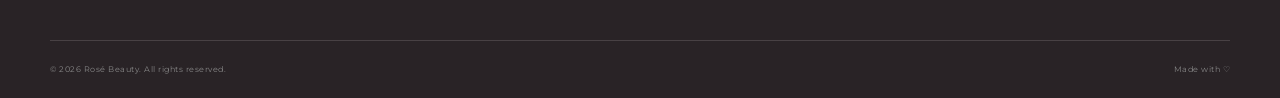
<file: shop.html>
<!DOCTYPE html>
<html lang="en">

<head>

    <meta charset="UTF-8">

    <meta name="viewport" content="width=device-width, initial-scale=1.0">

    <title>Shop | Rosé Beauty</title>

    <!-- Google Fonts -->
    <link rel="preconnect" href="https://fonts.googleapis.com">

    <link rel="preconnect" href="https://fonts.gstatic.com" crossorigin>

    <link
        href="https://fonts.googleapis.com/css2?family=Montserrat:wght@400;500;600&family=Playfair+Display:ital,wght@0,400;0,500;1,400&display=swap"
        rel="stylesheet"
    >

    <!-- CSS -->
    <link rel="stylesheet" href="ecommercenew.css">

</head>


<body>


    <!-- =====================================================
         NAVIGATION
    ====================================================== -->

    <header class="header">

        <nav class="navbar">


            <a href="index.html" class="logo">
                Rosé<span>Beauty</span>
            </a>


            <ul class="nav-links">

                <li>
                    <a href="index.html">
                        Home
                    </a>
                </li>

                <li>
                    <a href="index.html#about">
                        About
                    </a>
                </li>

                <li>
                    <a href="shop.html">
                        Shop
                    </a>
                </li>

                <li>
                    <a href="#signin">
                        Sign In
                    </a>
                </li>

                <li>
                    <a href="#signup">
                        Sign Up
                    </a>
                </li>

                <li>
                    <a href="#contact">
                        Contact
                    </a>
                </li>

            </ul>


            <div class="top-search">

                <span>⌕</span>

                <input
                    type="text"
                    id="productSearch"
                    placeholder="Search products..."
                    onkeyup="searchProducts()"
                >

            </div>


            <div class="cart">

                🛍️

                <span id="cartCount">
                    0
                </span>

            </div>

        </nav>

    </header>



    <!-- =====================================================
         SHOP
    ====================================================== -->

    <section class="section products" id="shop">


        <div class="products-heading">

            <div class="section-heading">

                <span>
                    ROSÉ BEAUTY COLLECTION
                </span>

                <h2>
                    Shop your
                    <em>favorites.</em>
                </h2>

            </div>


            <p>
                Discover our collection of everyday
                beauty essentials made to complement
                every kind of look.
            </p>

        </div>



        <!-- =================================================
             CATEGORY CARDS
        ================================================== -->

        <div class="category-title">

            <span>
                SHOP BY CATEGORY
            </span>

            <h3>
                What are you looking for?
            </h3>

        </div>



        <div class="category-grid">


            <!-- LIPS -->

            <div
                class="category-card"
                id="lips"
                onclick="showCategory('LIPS')"
            >

                <img
                    src="images/lips.jpg"
                    alt="Lips"
                >

                <div class="category-overlay">

                    <span>
                        CATEGORY 01
                    </span>

                    <h3>
                        Lips
                    </h3>

                    <small>
                        Lipsticks • Tints • Gloss
                    </small>

                </div>

            </div>



            <!-- FACE -->

            <div
                class="category-card"
                id="face"
                onclick="showCategory('FACE')"
            >

                <img
                    src="images/face.jpg"
                    alt="Face"
                >

                <div class="category-overlay">

                    <span>
                        CATEGORY 02
                    </span>

                    <h3>
                        Face
                    </h3>

                    <small>
                        Foundation • Concealer • Powder
                    </small>

                </div>

            </div>



            <!-- EYES -->

            <div
                class="category-card"
                id="eyes"
                onclick="showCategory('EYES')"
            >

                <img
                    src="images/eyes.jpg"
                    alt="Eyes"
                >

                <div class="category-overlay">

                    <span>
                        CATEGORY 03
                    </span>

                    <h3>
                        Eyes
                    </h3>

                    <small>
                        Mascara • Palette • Eyeliner
                    </small>

                </div>

            </div>



            <!-- CHEEKS -->

            <div
                class="category-card"
                id="cheeks"
                onclick="showCategory('CHEEKS')"
            >

                <img
                    src="images/cheeks.jpg"
                    alt="Cheeks"
                >

                <div class="category-overlay">

                    <span>
                        CATEGORY 04
                    </span>

                    <h3>
                        Cheeks
                    </h3>

                    <small>
                        Blush • Cream Blush • Highlighter
                    </small>

                </div>

            </div>

        </div>



        <!-- =================================================
             PRODUCT AREA
        ================================================== -->

        <div id="productArea">


            <div class="product-area-header">

                <div>

                    <h3 id="categoryProductTitle">
                        Products
                    </h3>

                    <span id="selectedCategory">
                        Select a category
                    </span>

                </div>


                <button
                    class="back-button"
                    onclick="backToCategories()"
                >
                    ← Back to Categories
                </button>

            </div>



            <div class="product-grid" id="productGrid">


                <!-- =================================================
                     LIPS
                ================================================== -->


                <div
                    class="product-card"
                    data-category="LIPS"
                >

                    <div class="product-photo">

                        <span class="badge new">
                            NEW
                        </span>

                        <img
                            src="images/LIP Balm.jpg"
                            alt="Tinted Lip Balm"
                        >

                        <button
                            class="quick-add"
                            onclick="addToCart('Tinted Lip Balm')"
                        >
                            Add to Cart
                        </button>

                    </div>


                    <div class="product-details">

                        <span class="product-category">
                            LIPS
                        </span>

                        <h3>
                            Tinted Lip Balm
                        </h3>

                        <p>
                            A soft everyday balm with
                            a natural wash of color.
                        </p>


                        <div class="product-footer">

                            <div class="rating">
                                ★★★★★
                                <span>
                                    4.9
                                </span>
                            </div>

                            <strong>
                                ₱299.00
                            </strong>

                        </div>

                    </div>

                </div>



                <div
                    class="product-card"
                    data-category="LIPS"
                >

                    <div class="product-photo">

                        <span class="badge sale">
                            SALE
                        </span>

                        <img
                            src="images/lipstick.jpg"
                            alt="Velvet Lipstick"
                        >

                        <button
                            class="quick-add"
                            onclick="addToCart('Velvet Lipstick')"
                        >
                            Add to Cart
                        </button>

                    </div>


                    <div class="product-details">

                        <span class="product-category">
                            LIPS
                        </span>

                        <h3>
                            Velvet Lipstick
                        </h3>

                        <p>
                            Rich color with a smooth,
                            comfortable velvet finish.
                        </p>


                        <div class="product-footer">

                            <div class="rating">
                                ★★★★★
                                <span>
                                    4.8
                                </span>
                            </div>

                            <strong>
                                <del>₱449.00</del>
                                ₱379.00
                            </strong>

                        </div>

                    </div>

                </div>



                <div
                    class="product-card"
                    data-category="LIPS"
                >

                    <div class="product-photo">

                        <span class="badge favorite">
                            FAVORITE
                        </span>

                        <img
                            src="images/lipgloss.png"
                            alt="Rose Lip Gloss"
                        >

                        <button
                            class="quick-add"
                            onclick="addToCart('Rose Lip Gloss')"
                        >
                            Add to Cart
                        </button>

                    </div>


                    <div class="product-details">

                        <span class="product-category">
                            LIPS
                        </span>

                        <h3>
                            Rose Lip Gloss
                        </h3>

                        <p>
                            A lightweight glossy finish
                            for soft-looking lips.
                        </p>


                        <div class="product-footer">

                            <div class="rating">
                                ★★★★★
                                <span>
                                    4.9
                                </span>
                            </div>

                            <strong>
                                ₱329.00
                            </strong>

                        </div>

                    </div>

                </div>



                <!-- =================================================
                     FACE
                ================================================== -->


                <div
                    class="product-card"
                    data-category="FACE"
                >

                    <div class="product-photo">

                        <span class="badge new">
                            NEW
                        </span>

                        <img
                            src="images/foundation.png"
                            alt="Natural Glow Foundation"
                        >

                        <button
                            class="quick-add"
                            onclick="addToCart('Natural Glow Foundation')"
                        >
                            Add to Cart
                        </button>

                    </div>


                    <div class="product-details">

                        <span class="product-category">
                            FACE
                        </span>

                        <h3>
                            Natural Glow Foundation
                        </h3>

                        <p>
                            Lightweight coverage with
                            a fresh natural finish.
                        </p>


                        <div class="product-footer">

                            <div class="rating">
                                ★★★★★
                                <span>
                                    4.8
                                </span>
                            </div>

                            <strong>
                                ₱599.00
                            </strong>

                        </div>

                    </div>

                </div>



                <div
                    class="product-card"
                    data-category="FACE"
                >

                    <div class="product-photo">

                        <img
                            src="images/concealer.avif"
                            alt="Daily Concealer"
                        >

                        <button
                            class="quick-add"
                            onclick="addToCart('Daily Concealer')"
                        >
                            Add to Cart
                        </button>

                    </div>


                    <div class="product-details">

                        <span class="product-category">
                            FACE
                        </span>

                        <h3>
                            Daily Concealer
                        </h3>

                        <p>
                            Smooth coverage for an
                            effortless everyday look.
                        </p>


                        <div class="product-footer">

                            <div class="rating">
                                ★★★★★
                                <span>
                                    4.7
                                </span>
                            </div>

                            <strong>
                                ₱399.00
                            </strong>

                        </div>

                    </div>

                </div>



                <div
                    class="product-card"
                    data-category="FACE"
                >

                    <div class="product-photo">

                        <span class="badge favorite">
                            FAVORITE
                        </span>

                        <img
                            src="images/powder.png"
                            alt="Setting Powder"
                        >

                        <button
                            class="quick-add"
                            onclick="addToCart('Setting Powder')"
                        >
                            Add to Cart
                        </button>

                    </div>


                    <div class="product-details">

                        <span class="product-category">
                            FACE
                        </span>

                        <h3>
                            Setting Powder
                        </h3>

                        <p>
                            A soft powder that helps
                            complete your makeup look.
                        </p>


                        <div class="product-footer">

                            <div class="rating">
                                ★★★★★
                                <span>
                                    4.8
                                </span>
                            </div>

                            <strong>
                                ₱449.00
                            </strong>

                        </div>

                    </div>

                </div>



                <!-- =================================================
                     EYES
                ================================================== -->


                <div
                    class="product-card"
                    data-category="EYES"
                >

                    <div class="product-photo">

                        <span class="badge new">
                            NEW
                        </span>

                        <img
                            src="images/mascara.png"
                            alt="Everyday Mascara"
                        >

                        <button
                            class="quick-add"
                            onclick="addToCart('Everyday Mascara')"
                        >
                            Add to Cart
                        </button>

                    </div>


                    <div class="product-details">

                        <span class="product-category">
                            EYES
                        </span>

                        <h3>
                            Everyday Mascara
                        </h3>

                        <p>
                            Define your lashes with
                            an easy everyday formula.
                        </p>


                        <div class="product-footer">

                            <div class="rating">
                                ★★★★★
                                <span>
                                    4.9
                                </span>
                            </div>

                            <strong>
                                ₱399.00
                            </strong>

                        </div>

                    </div>

                </div>



                <div
                    class="product-card"
                    data-category="EYES"
                >

                    <div class="product-photo">

                        <span class="badge favorite">
                            FAVORITE
                        </span>

                        <img
                            src="images/eyeshadow.jpg"
                            alt="Eyeshadow Palette"
                        >

                        <button
                            class="quick-add"
                            onclick="addToCart('Eyeshadow Palette')"
                        >
                            Add to Cart
                        </button>

                    </div>


                    <div class="product-details">

                        <span class="product-category">
                            EYES
                        </span>

                        <h3>
                            Eyeshadow Palette
                        </h3>

                        <p>
                            Versatile shades for soft
                            and glamorous eye looks.
                        </p>


                        <div class="product-footer">

                            <div class="rating">
                                ★★★★★
                                <span>
                                    4.9
                                </span>
                            </div>

                            <strong>
                                ₱499.00
                            </strong>

                        </div>

                    </div>

                </div>



                <div
                    class="product-card"
                    data-category="EYES"
                >

                    <div class="product-photo">

                        <img
                            src="images/eyeliner.png"
                            alt="Soft Brown Eyeliner"
                        >

                        <button
                            class="quick-add"
                            onclick="addToCart('Soft Brown Eyeliner')"
                        >
                            Add to Cart
                        </button>

                    </div>


                    <div class="product-details">

                        <span class="product-category">
                            EYES
                        </span>

                        <h3>
                            Soft Brown Eyeliner
                        </h3>

                        <p>
                            A smooth brown liner for
                            naturally defined eyes.
                        </p>


                        <div class="product-footer">

                            <div class="rating">
                                ★★★★★
                                <span>
                                    4.7
                                </span>
                            </div>

                            <strong>
                                ₱279.00
                            </strong>

                        </div>

                    </div>

                </div>



                <!-- =================================================
                     CHEEKS
                ================================================== -->


                <div
                    class="product-card"
                    data-category="CHEEKS"
                >

                    <div class="product-photo">

                        <span class="badge new">
                            NEW
                        </span>

                        <img
                            src="images/blush.jpg"
                            alt="Soft Pink Blush"
                        >

                        <button
                            class="quick-add"
                            onclick="addToCart('Soft Pink Blush')"
                        >
                            Add to Cart
                        </button>

                    </div>


                    <div class="product-details">

                        <span class="product-category">
                            CHEEKS
                        </span>

                        <h3>
                            Soft Pink Blush
                        </h3>

                        <p>
                            A soft pop of color for
                            naturally fresh-looking cheeks.
                        </p>


                        <div class="product-footer">

                            <div class="rating">
                                ★★★★★
                                <span>
                                    4.8
                                </span>
                            </div>

                            <strong>
                                ₱349.00
                            </strong>

                        </div>

                    </div>

                </div>



                <div
                    class="product-card"
                    data-category="CHEEKS"
                >

                    <div class="product-photo">

                        <span class="badge favorite">
                            FAVORITE
                        </span>

                        <img
                            src="images/bronzer.jpg"
                            alt="Rose Cream Blush"
                        >

                        <button
                            class="quick-add"
                            onclick="addToCart('Rose Cream Blush')"
                        >
                            Add to Cart
                        </button>

                    </div>


                    <div class="product-details">

                        <span class="product-category">
                            CHEEKS
                        </span>

                        <h3>
                            Rose Cream Blush
                        </h3>

                        <p>
                            A creamy blush that blends
                            effortlessly into the skin.
                        </p>


                        <div class="product-footer">

                            <div class="rating">
                                ★★★★★
                                <span>
                                    4.8
                                </span>
                            </div>

                            <strong>
                                ₱379.00
                            </strong>

                        </div>

                    </div>

                </div>



                <div
                    class="product-card"
                    data-category="CHEEKS"
                >

                    <div class="product-photo">

                        <img
                            src="images/highlighter.jpg"
                            alt="Soft Glow Highlighter"
                        >

                        <button
                            class="quick-add"
                            onclick="addToCart('Soft Glow Highlighter')"
                        >
                            Add to Cart
                        </button>

                    </div>


                    <div class="product-details">

                        <span class="product-category">
                            CHEEKS
                        </span>

                        <h3>
                            Soft Glow Highlighter
                        </h3>

                        <p>
                            A subtle luminous finish
                            for naturally glowing cheeks.
                        </p>


                        <div class="product-footer">

                            <div class="rating">
                                ★★★★★
                                <span>
                                    4.9
                                </span>
                            </div>

                            <strong>
                                ₱429.00
                            </strong>

                        </div>

                    </div>

                </div>

            </div>



            <!-- ALL PRODUCTS -->

            <div class="all-products-box">

                <button
                    class="all-products-btn"
                    onclick="showCategory('ALL')"
                >
                    View All Products
                </button>

            </div>

        </div>

    </section>



    <!-- =====================================================
         PROMO
    ====================================================== -->

    <section class="promo">

        <div class="promo-content">

            <span>
                YOUR BEAUTY ROUTINE
            </span>

            <h2>
                Simple.
                <br>
                <em>Beautiful.</em>
            </h2>

            <a
                href="#shop"
                class="white-btn"
            >
                Explore Collection
            </a>

        </div>

    </section>


    <!-- =====================================================
         FOOTER
    ====================================================== -->

    <footer>

        <div class="footer-top">


            <div class="footer-brand">

                <a
                    href="index.html"
                    class="logo"
                >
                    Rosé<span>Beauty</span>
                </a>

                <p>
                    Everyday beauty essentials
                    designed with simplicity,
                    elegance, and confidence in mind.
                </p>

            </div>



            <div class="footer-column">

                <h4>
                    EXPLORE
                </h4>

                <a href="index.html">
                    Home
                </a>

                <a href="index.html#about">
                    About
                </a>

                <a href="#shop">
                    Shop
                </a>

            </div>



            <div class="footer-column">

                <h4>
                    ACCOUNT
                </h4>

                <a href="#signin">
                    Sign In
                </a>

                <a href="#signup">
                    Sign Up
                </a>

            </div>



            <div class="footer-column">

                <h4>
                    CONTACT
                </h4>

                <a href="#contact">
                    Inquiry
                </a>

                <a href="mailto:rosebeauty@example.com">
                    Email Us
                </a>

            </div>

        </div>



        <div class="footer-bottom">

            <span>
                © 2026 Rosé Beauty. All rights reserved.
            </span>

            <span>
                Made with ♡
            </span>

        </div>

    </footer>



    <!-- JAVASCRIPT -->

    <script src="ecommercenew.js"></script>

</body>

</html>
</file>
<file: ecommercenew.css>
/* =========================================================
   ROSÉ BEAUTY | LUXURY BEAUTY E-COMMERCE CSS
   Typography Upgrade + Premium Styling
   PRODUCT DESIGN PRESERVED
========================================================= */


/* ================================
   RESET
================================ */

* {
    margin: 0;
    padding: 0;
    box-sizing: border-box;
    scroll-behavior: smooth;
}

:root {
    --pink: #e98da8;
    --dark-pink: #d96f91;
    --light-pink: #fff4f7;
    --soft-pink: #fce3eb;
    --text: #292326;
    --gray: #777;
    --border: #eadfe2;
    --white: #ffffff;

    --heading-font: "Playfair Display", Georgia, serif;
    --body-font: "Montserrat", Arial, sans-serif;
}

body {
    font-family: var(--body-font);
    color: var(--text);
    background: white;
    line-height: 1.6;
    overflow-x: hidden;

    font-weight: 400;
}

img {
    max-width: 100%;
    display: block;
}

a {
    color: inherit;
}

button,
input,
textarea {
    font-family: var(--body-font);
}


/* ================================
   HEADER
================================ */

.header {
    position: sticky;
    top: 0;
    z-index: 1000;

    background: rgba(255, 255, 255, 0.95);

    border-bottom: 1px solid #f1e5e8;

    backdrop-filter: blur(14px);
    -webkit-backdrop-filter: blur(14px);
}

.navbar {
    max-width: 1250px;
    margin: auto;

    padding: 18px 35px;

    display: flex;
    align-items: center;
    justify-content: space-between;

    gap: 25px;
}


/* ================================
   LOGO
================================ */

.logo {
    text-decoration: none;

    color: var(--text);

    font-family: var(--heading-font);

    font-size: 27px;

    font-weight: 500;

    letter-spacing: -0.5px;

    white-space: nowrap;

    transition: 0.3s ease;
}

.logo span {
    color: var(--pink);

    font-style: italic;
}

.logo:hover {
    transform: translateY(-1px);
}


/* ================================
   NAVIGATION
================================ */

.nav-links {
    list-style: none;

    display: flex;

    gap: 27px;

    align-items: center;
}

.nav-links li {
    position: relative;
}

.nav-links a {
    text-decoration: none;

    color: #555;

    font-family: var(--body-font);

    font-size: 11px;

    font-weight: 500;

    letter-spacing: 0.5px;

    transition: 0.3s ease;
}

.nav-links a::after {
    content: "";

    position: absolute;

    left: 0;
    bottom: -7px;

    width: 0;
    height: 1px;

    background: var(--pink);

    transition: 0.3s ease;
}

.nav-links a:hover {
    color: var(--pink);
}

.nav-links a:hover::after {
    width: 100%;
}


/* ================================
   SEARCH BAR
================================ */

.top-search {
    width: 210px;
    height: 40px;

    display: flex;
    align-items: center;

    gap: 8px;

    padding: 0 13px;

    background: #fff7f9;

    border: 1px solid #edd5dd;

    border-radius: 30px;

    transition: 0.3s ease;

    flex-shrink: 0;
}

.top-search span {
    color: var(--pink);

    font-size: 19px;

    line-height: 1;
}

.top-search input {
    width: 100%;

    border: none;
    outline: none;

    background: transparent;

    font-family: var(--body-font);

    font-size: 10px;

    letter-spacing: 0.2px;

    color: var(--text);
}

.top-search input::placeholder {
    color: #aaa;
}

.top-search:focus-within {
    border-color: var(--pink);

    background: white;

    box-shadow:
        0 5px 18px rgba(233, 141, 168, 0.12);
}


/* ================================
   CART
================================ */

.cart {
    position: relative;

    font-size: 19px;

    cursor: pointer;

    flex-shrink: 0;

    transition: 0.3s ease;
}

.cart:hover {
    color: var(--pink);

    transform: translateY(-2px);
}

#cartCount {
    position: absolute;

    top: -10px;
    right: -12px;

    min-width: 19px;
    height: 19px;

    display: flex;

    justify-content: center;

    align-items: center;

    background: var(--pink);

    color: white;

    border-radius: 50%;

    font-family: var(--body-font);

    font-size: 9px;

    font-weight: 600;
}


/* =========================================================
   HERO
========================================================= */

.hero {
    max-width: 1250px;

    margin: auto;

    min-height: 720px;

    padding: 80px 35px;

    display: grid;

    grid-template-columns: 1fr 1fr;

    align-items: center;

    gap: 70px;
}

.hero-label {
    color: var(--pink);

    font-family: var(--body-font);

    font-size: 9px;

    font-weight: 600;

    letter-spacing: 4px;

    margin-bottom: 25px;
}


/* HERO MAIN HEADING */

.hero h1 {
    font-family: var(--heading-font);

    font-size: clamp(55px, 6vw, 82px);

    line-height: 0.98;

    letter-spacing: -3px;

    font-weight: 400;

    margin-bottom: 30px;
}

.hero h1 span {
    color: var(--pink);

    font-style: italic;
}

.hero-content > p {
    max-width: 500px;

    color: var(--gray);

    font-family: var(--body-font);

    font-size: 13px;

    font-weight: 400;

    line-height: 1.9;

    margin-bottom: 35px;
}


/* ================================
   HERO BUTTONS
================================ */

.hero-buttons {
    display: flex;

    align-items: center;

    gap: 20px;
}

.primary-btn {
    display: inline-block;

    text-decoration: none;

    color: white;

    background: var(--pink);

    padding: 14px 27px;

    font-family: var(--body-font);

    font-size: 10px;

    font-weight: 600;

    letter-spacing: 0.8px;

    text-transform: uppercase;

    border-radius: 30px;

    transition: 0.3s ease;
}

.primary-btn:hover {
    background: var(--dark-pink);

    transform: translateY(-3px);

    box-shadow:
        0 10px 25px rgba(217, 111, 145, 0.2);
}

.secondary-btn {
    text-decoration: none;

    color: var(--text);

    font-family: var(--body-font);

    font-size: 10px;

    font-weight: 500;

    letter-spacing: 0.5px;

    border-bottom: 1px solid var(--text);

    padding-bottom: 3px;

    transition: 0.3s ease;
}

.secondary-btn:hover {
    color: var(--pink);

    border-color: var(--pink);
}

.hero-note {
    margin-top: 30px;

    color: #999;

    font-family: var(--body-font);

    font-size: 9px;

    letter-spacing: 0.8px;
}


/* ================================
   HERO VISUAL
================================ */

.hero-visual {
    height: 560px;

    position: relative;

    display: flex;

    justify-content: center;

    align-items: center;
}

.hero-visual img {
    width: 78%;

    height: 500px;

    object-fit: cover;

    position: relative;

    z-index: 2;

    border-radius: 180px 180px 10px 10px;

    box-shadow:
        0 25px 60px rgba(60, 20, 35, 0.12);

    transition: 0.5s ease;
}

.hero-visual:hover img {
    transform: translateY(-5px);
}

.pink-circle {
    width: 390px;

    height: 390px;

    background: var(--soft-pink);

    border-radius: 50%;

    position: absolute;

    right: 2%;

    top: 5%;
}

.floating-card {
    position: absolute;

    z-index: 4;

    bottom: 25px;

    left: 5%;

    background: white;

    padding: 20px 25px;

    min-width: 190px;

    box-shadow:
        0 15px 45px rgba(50, 20, 30, 0.12);

    transition: 0.3s ease;
}

.floating-card:hover {
    transform: translateY(-4px);
}

.floating-card span {
    display: block;

    color: var(--pink);

    font-family: var(--body-font);

    font-size: 8px;

    font-weight: 600;

    letter-spacing: 2px;

    margin-bottom: 6px;
}

.floating-card strong {
    display: block;

    font-family: var(--heading-font);

    font-size: 17px;

    font-weight: 500;
}

.floating-card small {
    color: #888;

    font-family: var(--body-font);

    font-size: 10px;
}


/* =========================================================
   SECTIONS
========================================================= */

.section {
    max-width: 1250px;

    margin: auto;

    padding: 110px 35px;
}

.section-heading span,
.inquiry-heading span,
.newsletter span {
    color: var(--pink);

    font-family: var(--body-font);

    font-size: 9px;

    letter-spacing: 4px;

    font-weight: 600;
}

.section-heading h2 {
    font-family: var(--heading-font);

    font-size: clamp(42px, 5vw, 60px);

    line-height: 1.05;

    font-weight: 400;

    letter-spacing: -1.5px;

    margin-top: 13px;
}

.section-heading em,
.inquiry-heading em,
.newsletter em {
    color: var(--pink);

    font-style: italic;
}


/* =========================================================
   ABOUT
========================================================= */

.about {
    padding-bottom: 130px;
}

.about .section-heading {
    max-width: 700px;

    margin-bottom: 65px;
}

.about-grid {
    display: grid;

    grid-template-columns: 1fr 0.8fr;

    gap: 90px;

    align-items: center;
}

.about-image {
    position: relative;
}

.about-image img {
    width: 100%;

    height: 500px;

    object-fit: cover;

    position: relative;

    z-index: 1;
}

.experience-card {
    position: absolute;

    bottom: -25px;

    right: -25px;

    background: white;

    padding: 22px 27px;

    box-shadow:
        0 15px 40px rgba(30, 10, 20, 0.12);

    display: flex;

    align-items: center;

    gap: 15px;

    z-index: 2;
}

.experience-card strong {
    color: var(--pink);

    font-family: var(--heading-font);

    font-size: 28px;

    font-weight: 500;
}

.experience-card span {
    font-family: var(--body-font);

    font-size: 10px;

    line-height: 1.5;
}

.about-lead {
    font-family: var(--heading-font);

    font-size: 21px !important;

    color: #333 !important;

    line-height: 1.6 !important;
}

.about-text p {
    color: #777;

    font-family: var(--body-font);

    font-size: 12px;

    margin-bottom: 22px;

    line-height: 1.9;
}

.text-link {
    display: inline-block;

    color: var(--pink);

    text-decoration: none;

    font-family: var(--body-font);

    font-size: 10px;

    font-weight: 600;

    letter-spacing: 0.5px;

    margin-top: 10px;

    transition: 0.3s ease;
}

.text-link:hover {
    color: var(--dark-pink);

    transform: translateX(4px);
}


/* =========================================================
   SHOP
========================================================= */

.products {
    max-width: none;

    background: #fff8fa;

    padding-left:
        max(35px, calc((100% - 1180px) / 2));

    padding-right:
        max(35px, calc((100% - 1180px) / 2));
}

.products-heading {
    display: flex;

    justify-content: space-between;

    align-items: end;

    margin-bottom: 45px;
}

.products-heading > p {
    max-width: 330px;

    color: #888;

    font-family: var(--body-font);

    font-size: 11px;

    line-height: 1.8;
}


/* =========================================================
   CATEGORY SECTION
========================================================= */

.category-title {
    text-align: center;

    margin-bottom: 35px;
}

.category-title span {
    color: var(--pink);

    font-family: var(--body-font);

    font-size: 9px;

    letter-spacing: 4px;

    font-weight: 600;
}

.category-title h3 {
    font-family: var(--heading-font);

    font-size: 34px;

    font-weight: 400;

    margin-top: 7px;
}

.category-grid {
    display: grid;

    grid-template-columns: repeat(4, 1fr);

    gap: 20px;

    margin-bottom: 80px;
}

.category-card {
    position: relative;

    height: 270px;

    overflow: hidden;

    cursor: pointer;

    background: #f6e6eb;

    transition: 0.3s ease;
}

.category-card:hover {
    transform: translateY(-5px);

    box-shadow:
        0 15px 35px rgba(60, 20, 35, 0.1);
}

.category-card img {
    width: 100%;

    height: 100%;

    object-fit: cover;

    transition: 0.5s;
}

.category-card:hover img {
    transform: scale(1.06);
}

.category-overlay {
    position: absolute;

    inset: 0;

    display: flex;

    flex-direction: column;

    align-items: center;

    justify-content: end;

    padding: 25px;

    background:
        linear-gradient(
            transparent 35%,
            rgba(0, 0, 0, 0.55)
        );

    color: white;
}

.category-overlay span {
    font-family: var(--body-font);

    font-size: 8px;

    letter-spacing: 3px;

    margin-bottom: 3px;
}

.category-overlay h3 {
    font-family: var(--heading-font);

    font-size: 28px;

    font-weight: 400;
}

.category-overlay small {
    font-family: var(--body-font);

    font-size: 9px;

    margin-top: 5px;

    opacity: 0.9;
}


/* =========================================================
   PRODUCT AREA
   DO NOT CHANGE — PRODUCT DESIGN PRESERVED
========================================================= */

#productArea {
    display: none;
}

#productArea.show {
    display: block;
}

.product-area-header {
    display: flex;

    justify-content: space-between;

    align-items: center;

    border-top: 1px solid var(--border);

    padding-top: 45px;

    margin-bottom: 35px;
}

.product-area-header h3 {
    font-family: var(--heading-font);

    font-size: 30px;

    font-weight: 400;
}

.product-area-header span {
    color: var(--gray);

    font-family: var(--body-font);

    font-size: 10px;
}

.back-button {
    border: 1px solid var(--border);

    background: white;

    padding: 10px 18px;

    cursor: pointer;

    font-family: var(--body-font);

    font-size: 9px;

    letter-spacing: 0.5px;

    transition: 0.3s;
}

.back-button:hover {
    background: var(--pink);

    color: white;

    border-color: var(--pink);
}


/* =========================================================
   ALL PRODUCTS BUTTON
========================================================= */

.all-products-box {
    text-align: center;

    margin-bottom: 80px;
}

.all-products-btn {
    border: 1px solid var(--pink);

    background: white;

    color: var(--pink);

    padding: 14px 28px;

    cursor: pointer;

    font-family: var(--body-font);

    font-size: 9px;

    font-weight: 600;

    letter-spacing: 1px;

    text-transform: uppercase;

    transition: 0.3s;
}

.all-products-btn:hover {
    background: var(--pink);

    color: white;
}


/* =========================================================
   PRODUCT GRID
   UNCHANGED
========================================================= */

.product-grid {
    display: grid;

    grid-template-columns: repeat(3, 1fr);

    gap: 25px;

    align-items: stretch;
}


/* =========================================================
   PRODUCT CARD
   UNCHANGED
========================================================= */

.product-card {
    background: white;

    display: flex;

    flex-direction: column;

    height: 100%;

    transition: 0.35s;
}

.product-card:hover {
    transform: translateY(-7px);

    box-shadow:
        0 20px 45px rgba(60, 20, 35, 0.1);
}


/* =========================================================
   PRODUCT PHOTO
   UNCHANGED
========================================================= */

.product-photo {
    height: 390px;

    overflow: hidden;

    position: relative;

    background: #f7e9ed;
}

.product-photo img {
    width: 100%;

    height: 100%;

    object-fit: cover;

    transition: 0.5s;
}

.product-card:hover .product-photo img {
    transform: scale(1.05);
}


/* =========================================================
   PRODUCT BADGES
   UNCHANGED
========================================================= */

.badge {
    position: absolute;

    z-index: 3;

    top: 15px;

    left: 15px;

    background: white;

    color: var(--pink);

    padding: 7px 11px;

    font-family: var(--body-font);

    font-size: 8px;

    font-weight: 600;

    letter-spacing: 1.5px;

    border-radius: 2px;

    box-shadow:
        0 5px 15px rgba(30, 10, 20, 0.08);
}

.badge.new {
    background: var(--pink);

    color: white;
}

.badge.favorite {
    background: white;

    color: var(--dark-pink);

    border: 1px solid var(--pink);
}

.badge.sale {
    background: #333;

    color: white;
}


/* =========================================================
   QUICK ADD BUTTON
   UNCHANGED
========================================================= */

.quick-add {
    position: absolute;

    z-index: 4;

    bottom: -50px;

    left: 15px;

    right: 15px;

    border: none;

    background: white;

    color: #333;

    padding: 13px;

    font-family: var(--body-font);

    font-size: 9px;

    font-weight: 600;

    letter-spacing: 0.8px;

    text-transform: uppercase;

    cursor: pointer;

    transition: 0.35s;
}

.product-card:hover .quick-add {
    bottom: 15px;
}

.quick-add:hover {
    background: var(--pink);

    color: white;
}


/* =========================================================
   PRODUCT DETAILS
   UNCHANGED
========================================================= */

.product-details {
    padding: 25px;

    flex: 1;

    display: flex;

    flex-direction: column;
}

.product-category {
    color: var(--pink);

    font-family: var(--body-font);

    font-size: 8px;

    font-weight: 600;

    letter-spacing: 2px;
}

.product-details h3 {
    font-family: var(--heading-font);

    font-size: 21px;

    font-weight: 500;

    margin: 7px 0;
}

.product-details > p {
    color: #888;

    font-family: var(--body-font);

    font-size: 10px;

    line-height: 1.7;

    min-height: 42px;
}


/* =========================================================
   PRODUCT FOOTER
   UNCHANGED
========================================================= */

.product-footer {
    margin-top: auto;

    padding-top: 20px;

    display: flex;

    align-items: center;

    justify-content: space-between;
}

.rating {
    color: var(--pink);

    font-family: var(--body-font);

    font-size: 10px;
}

.rating span {
    color: #aaa;

    margin-left: 3px;
}

.product-footer strong {
    font-family: var(--body-font);

    font-size: 15px;

    font-weight: 600;
}

.product-footer del {
    color: #aaa;

    font-family: var(--body-font);

    font-size: 10px;

    margin-right: 5px;
}


/* =========================================================
   PROMO
========================================================= */

.promo {
    min-height: 500px;

    background:
        linear-gradient(
            rgba(211, 116, 143, 0.88),
            rgba(211, 116, 143, 0.88)
        ),
        url("images/cover.jpg");

    background-size: cover;

    background-position: center;

    display: flex;

    align-items: center;

    justify-content: center;

    text-align: center;

    color: white;

    position: relative;

    overflow: hidden;
}

.promo-content span {
    font-family: var(--body-font);

    font-size: 9px;

    font-weight: 600;

    letter-spacing: 4px;
}

.promo h2 {
    font-family: var(--heading-font);

    font-size: clamp(48px, 6vw, 75px);

    line-height: 1;

    font-weight: 400;

    letter-spacing: -2px;

    margin: 20px 0 35px;
}

.white-btn {
    display: inline-block;

    background: white;

    color: #333;

    text-decoration: none;

    padding: 14px 30px;

    font-family: var(--body-font);

    font-size: 9px;

    font-weight: 600;

    letter-spacing: 1px;

    text-transform: uppercase;

    transition: 0.3s;
}

.white-btn:hover {
    transform: translateY(-3px);

    box-shadow:
        0 10px 25px rgba(0, 0, 0, 0.15);
}


/* =========================================================
   ACCOUNT
========================================================= */

.account-section {
    padding: 110px 35px;

    background: white;
}

.pink-bg {
    background: var(--light-pink);
}

.account-box {
    max-width: 1050px;

    margin: auto;

    display: grid;

    grid-template-columns: 0.9fr 1fr;

    box-shadow:
        0 20px 60px rgba(60, 20, 35, 0.08);
}

.account-side {
    background: #fce1e9;

    padding: 70px 55px;

    display: flex;

    flex-direction: column;

    justify-content: center;
}

.account-side > span {
    color: var(--dark-pink);

    font-family: var(--body-font);

    font-size: 9px;

    letter-spacing: 3px;

    font-weight: 600;
}

.account-side h2 {
    font-family: var(--heading-font);

    font-size: 52px;

    line-height: 1;

    font-weight: 400;

    margin: 18px 0;
}

.account-side h2 em {
    color: var(--pink);

    font-style: italic;
}

.account-side p {
    color: #777;

    font-family: var(--body-font);

    font-size: 11px;

    line-height: 1.8;

    max-width: 300px;
}

.form-area {
    background: white;

    padding: 55px;
}

.form-area h3 {
    font-family: var(--heading-font);

    font-size: 32px;

    font-weight: 400;
}

.form-subtitle {
    color: #999;

    font-family: var(--body-font);

    font-size: 10px;

    margin: 5px 0 30px;
}

.form-area form,
.inquiry-box form {
    display: flex;

    flex-direction: column;
}

.form-area label,
.inquiry-box label {
    color: #555;

    font-family: var(--body-font);

    font-size: 9px;

    font-weight: 500;

    letter-spacing: 0.3px;

    margin-bottom: 7px;
}

.form-area input,
.inquiry-box input,
.inquiry-box textarea {
    border: 1px solid var(--border);

    outline: none;

    padding: 13px 14px;

    margin-bottom: 19px;

    font-family: var(--body-font);

    font-size: 10px;

    background: white;

    transition: 0.3s;
}

.form-area input:focus,
.inquiry-box input:focus,
.inquiry-box textarea:focus {
    border-color: var(--pink);

    box-shadow:
        0 0 0 3px rgba(233, 141, 168, 0.08);
}

.form-button {
    border: none;

    background: var(--pink);

    color: white;

    padding: 14px;

    cursor: pointer;

    font-family: var(--body-font);

    font-size: 9px;

    font-weight: 600;

    letter-spacing: 1px;

    text-transform: uppercase;

    transition: 0.3s;
}

.form-button:hover {
    background: var(--dark-pink);

    transform: translateY(-2px);
}

.form-message {
    min-height: 18px;

    font-family: var(--body-font);

    font-size: 10px;

    margin-bottom: 10px;
}

.reverse .account-side {
    background: #292326;

    color: white;
}

.reverse .account-side p {
    color: #ccc;
}

.reverse .account-side h2 {
    color: white;
}


/* =========================================================
   INQUIRY
========================================================= */

.inquiry-section {
    padding: 120px 35px;

    background: white;
}

.inquiry-heading {
    max-width: 1050px;

    margin: auto auto 50px;
}

.inquiry-heading h2 {
    font-family: var(--heading-font);

    font-size: clamp(42px, 5vw, 62px);

    line-height: 1;

    font-weight: 400;

    letter-spacing: -2px;

    margin: 12px 0 18px;
}

.inquiry-heading p {
    color: #888;

    font-family: var(--body-font);

    font-size: 11px;
}

.inquiry-box {
    max-width: 1050px;

    margin: auto;

    border-top: 1px solid var(--border);

    padding-top: 45px;
}

.two-inputs {
    display: grid;

    grid-template-columns: 1fr 1fr;

    gap: 25px;
}

.inquiry-box input,
.inquiry-box textarea {
    width: 100%;
}

.inquiry-box textarea {
    resize: vertical;
}


/* =========================================================
   NEWSLETTER
========================================================= */

.newsletter {
    background: #292326;

    color: white;

    padding:
        75px
        max(35px, calc((100% - 1180px) / 2));

    display: flex;

    justify-content: space-between;

    align-items: center;

    gap: 50px;
}

.newsletter h2 {
    font-family: var(--heading-font);

    font-size: 38px;

    line-height: 1;

    font-weight: 400;

    margin-top: 10px;
}

.newsletter-form {
    display: flex;

    width: 450px;
}

.newsletter-form input {
    flex: 1;

    border: 1px solid #555;

    background: transparent;

    color: white;

    padding: 14px;

    outline: none;

    font-family: var(--body-font);

    font-size: 10px;
}

.newsletter-form input::placeholder {
    color: #aaa;
}

.newsletter-form button {
    border: none;

    background: var(--pink);

    color: white;

    padding: 0 25px;

    cursor: pointer;

    font-family: var(--body-font);

    font-size: 9px;

    font-weight: 600;

    letter-spacing: 1px;

    text-transform: uppercase;

    transition: 0.3s;
}

.newsletter-form button:hover {
    background: var(--dark-pink);
}


/* =========================================================
   FOOTER
========================================================= */

footer {
    background: #292326;

    color: white;

    padding:
        0
        max(35px, calc((100% - 1180px) / 2));
}

.footer-top {
    border-top: 1px solid #484144;

    padding: 60px 0;

    display: grid;

    grid-template-columns: 2fr 1fr 1fr 1fr;

    gap: 40px;
}

.footer-brand p {
    color: #aaa;

    font-family: var(--body-font);

    font-size: 10px;

    line-height: 1.8;

    margin-top: 12px;
}

.footer-column {
    display: flex;

    flex-direction: column;

    gap: 10px;
}

.footer-column h4 {
    color: var(--pink);

    font-family: var(--body-font);

    font-size: 9px;

    letter-spacing: 3px;

    font-weight: 600;

    margin-bottom: 8px;
}

.footer-column a {
    color: #bbb;

    text-decoration: none;

    font-family: var(--body-font);

    font-size: 10px;

    transition: 0.3s;
}

.footer-column a:hover {
    color: white;

    transform: translateX(3px);
}

.footer-bottom {
    border-top: 1px solid #484144;

    padding: 22px 0;

    display: flex;

    justify-content: space-between;

    color: #888;

    font-family: var(--body-font);

    font-size: 8px;

    letter-spacing: 0.5px;
}


/* =========================================================
   TABLET
========================================================= */

@media (max-width: 1100px) {

    .nav-links {
        gap: 18px;
    }

    .hero {
        gap: 40px;
    }

    .hero h1 {
        font-size: 65px;
    }

    .about-grid {
        gap: 55px;
    }
}


/* =========================================================
   RESPONSIVE
========================================================= */

@media (max-width: 950px) {

    .navbar {
        flex-wrap: wrap;

        gap: 20px;
    }

    .nav-links {
        order: 3;

        width: 100%;

        justify-content: center;

        flex-wrap: wrap;
    }

    .top-search {
        width: 190px;
    }

    .hero {
        grid-template-columns: 1fr;

        text-align: center;
    }

    .hero-content > p {
        margin-left: auto;

        margin-right: auto;
    }

    .hero-buttons {
        justify-content: center;
    }

    .hero-visual {
        width: 100%;
    }

    .brand-strip {
        grid-template-columns: repeat(2, 1fr);
    }

    .about-grid {
        grid-template-columns: 1fr;
    }

    .category-grid {
        grid-template-columns: repeat(2, 1fr);
    }

    .product-grid {
        grid-template-columns: repeat(2, 1fr);
    }

    .account-box {
        grid-template-columns: 1fr;
    }

    .newsletter {
        flex-direction: column;

        align-items: flex-start;
    }

    .newsletter-form {
        width: 100%;
    }
}


/* =========================================================
   MOBILE
========================================================= */

@media (max-width: 600px) {

    .navbar {
        padding: 16px 20px;
    }

    .logo {
        font-size: 23px;
    }

    .nav-links {
        gap: 12px;
    }

    .nav-links a {
        font-size: 9px;
    }

    .top-search {
        width: 100%;

        max-width: 300px;
    }

    .hero {
        padding: 60px 20px;
    }

    .hero h1 {
        font-size: 52px;

        letter-spacing: -2px;
    }

    .hero-buttons {
        flex-direction: column;
    }

    .hero-visual {
        height: 450px;
    }

    .hero-visual img {
        height: 400px;
    }

    .pink-circle {
        width: 280px;

        height: 280px;
    }

    .floating-card {
        left: 0;

        bottom: 0;
    }

    .brand-strip {
        grid-template-columns: 1fr;
    }

    .section {
        padding: 80px 20px;
    }

    .section-heading h2 {
        font-size: 42px;
    }

    .category-grid {
        grid-template-columns: 1fr;
    }

    .category-card {
        height: 300px;
    }


    /* PRODUCT AREA
       KEPT THE SAME
    */

    .product-grid {
        grid-template-columns: 1fr;
    }

    .product-photo {
        height: 350px;
    }

    .product-photo img {
        width: 100%;

        height: 100%;

        object-fit: cover;
    }

    .products-heading {
        flex-direction: column;

        align-items: flex-start;

        gap: 20px;
    }

    .product-area-header {
        flex-direction: column;

        align-items: flex-start;

        gap: 15px;
    }


    .account-section {
        padding: 70px 20px;
    }

    .account-side,
    .form-area {
        padding: 40px 25px;
    }

    .account-side h2 {
        font-size: 42px;
    }

    .two-inputs {
        grid-template-columns: 1fr;

        gap: 0;
    }

    .inquiry-section {
        padding: 80px 20px;
    }

    .inquiry-heading h2 {
        font-size: 44px;
    }

    .newsletter {
        padding: 60px 20px;
    }

    .newsletter h2 {
        font-size: 34px;
    }

    .newsletter-form {
        flex-direction: column;

        gap: 10px;
    }

    .newsletter-form button {
        padding: 14px;
    }

    .footer-top {
        grid-template-columns: 1fr 1fr;
    }

    .footer-brand {
        grid-column: 1 / -1;
    }

    .footer-bottom {
        flex-direction: column;

        gap: 8px;
    }
}


/* =========================================================
   EXTRA SMALL DEVICES
========================================================= */

@media (max-width: 400px) {

    .nav-links {
        gap: 9px;
    }

    .nav-links a {
        font-size: 8px;
    }

    .hero h1 {
        font-size: 45px;
    }

    .hero-visual {
        height: 400px;
    }

    .hero-visual img {
        height: 360px;
    }

    .floating-card {
        min-width: 165px;

        padding: 16px 18px;
    }

    .section-heading h2 {
        font-size: 38px;
    }

    .category-card {
        height: 270px;
    }

    .account-side h2 {
        font-size: 36px;
    }
}


/* =========================================================
   ACCESSIBILITY
========================================================= */

button:focus-visible,
a:focus-visible,
input:focus-visible,
textarea:focus-visible {
    outline: 2px solid var(--pink);

    outline-offset: 3px;
}


/* =========================================================
   TEXT SELECTION
========================================================= */

::selection {
    background: var(--soft-pink);

    color: var(--text);
}
</file>
